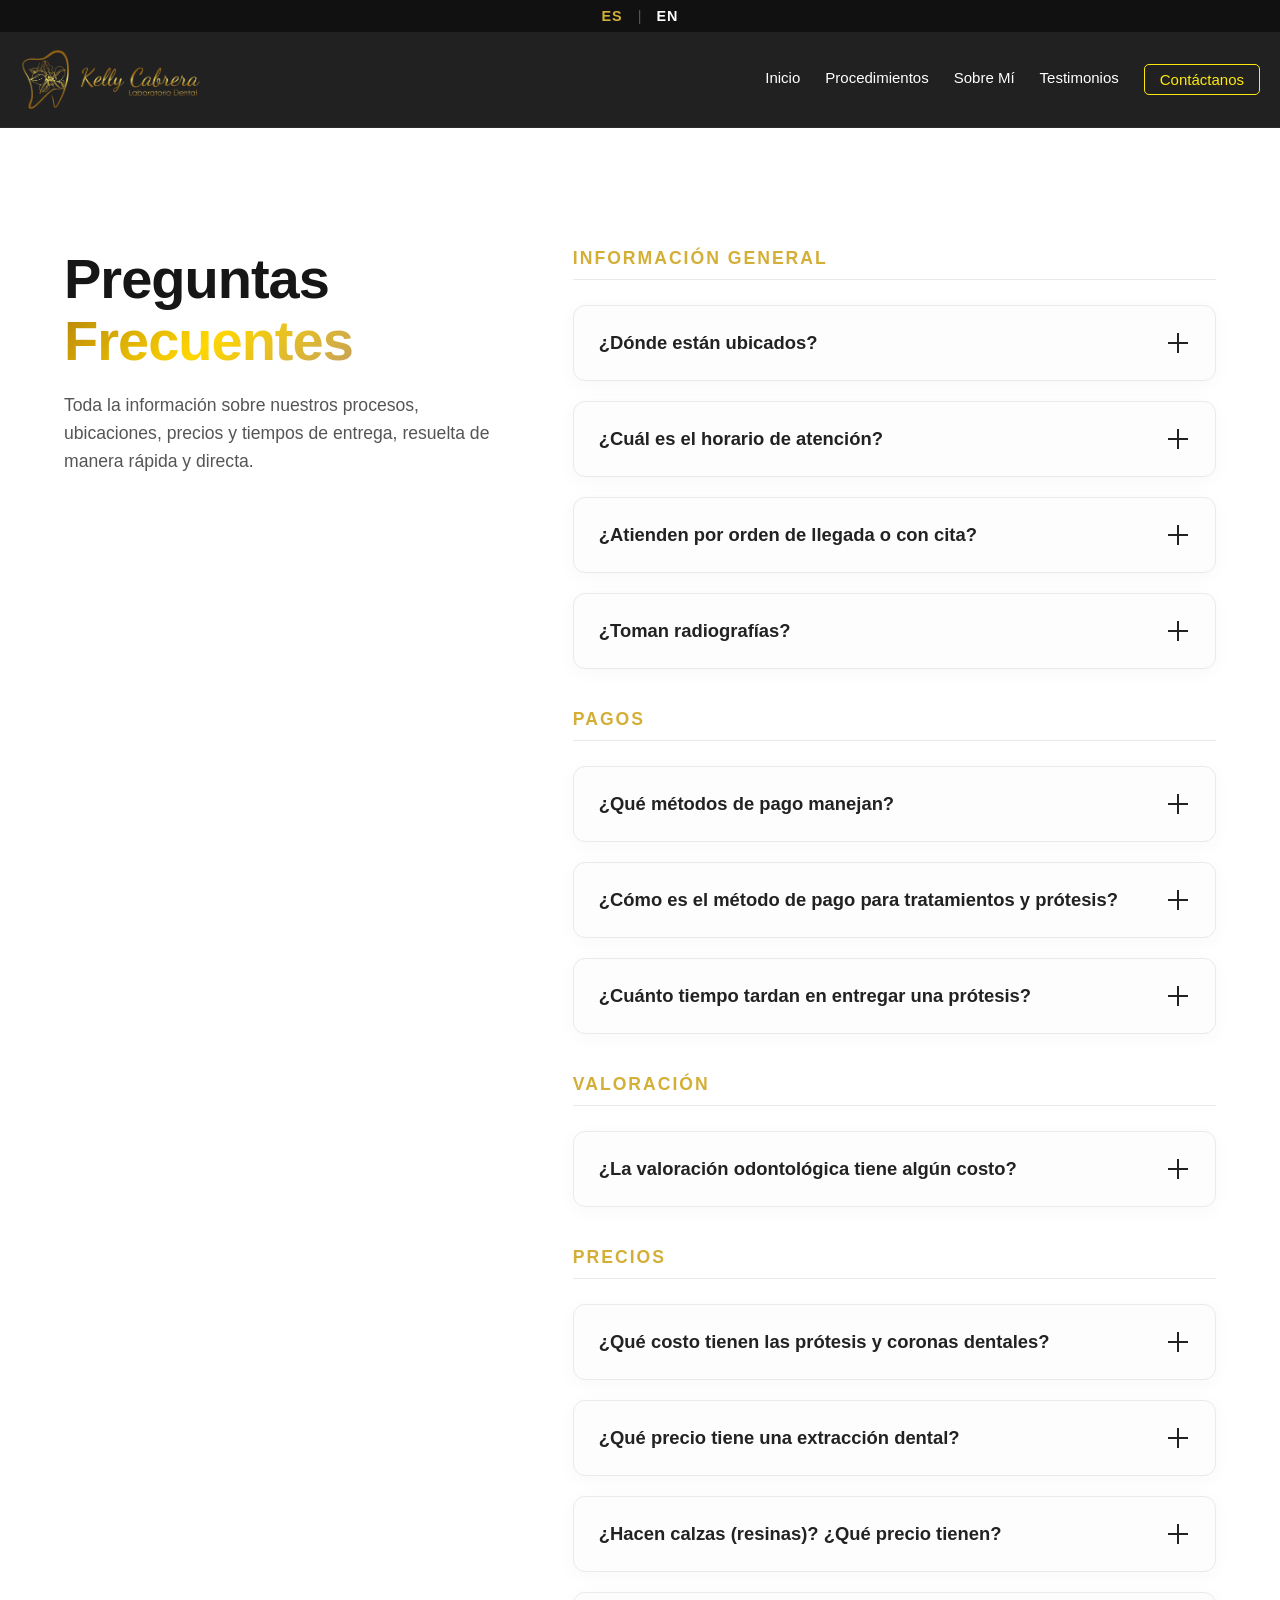
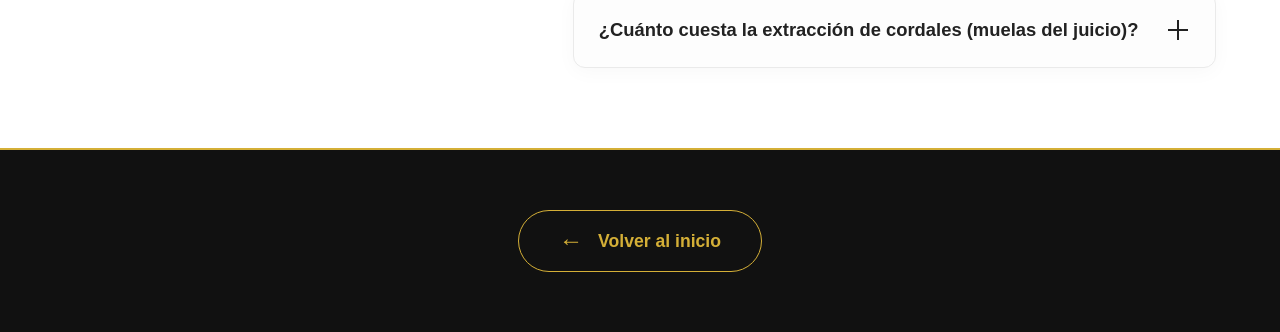
<file: preguntas.html>
<!DOCTYPE html>
<html lang="es">
<head>
    <meta charset="UTF-8">
    <meta name="viewport" content="width=device-width, initial-scale=1.0">
    <title>Preguntas Frecuentes | Kelly Cabrera Lab</title>
    <!-- Tu hoja de estilos principal (para mantener la navbar) -->
    <link rel="stylesheet" href="style.css">
    
    <style>
        /* =========================================
           SELECTOR DE IDIOMA (CENTRADO)
           ========================================= */
        .top-language-switcher {
            background-color: #111; 
            padding: 8px 0;
            display: flex;
            justify-content: center; 
            align-items: center;
            gap: 15px;
            font-size: 0.9rem;
        }

        .top-language-switcher a {
            color: #fff;
            text-decoration: none;
            font-weight: 600;
            letter-spacing: 1px;
            transition: color 0.3s ease;
            cursor: pointer;
        }

        .top-language-switcher a:hover,
        .top-language-switcher a.active-lang {
            color: #d4af37; /* Dorado inconfundible */
        }

        .top-language-switcher span {
            color: #555;
            user-select: none;
        }

        /* Efecto de transición suave al cambiar de idioma */
        .fade-text {
            animation: fadeInText 0.4s ease-in-out;
        }

        @keyframes fadeInText {
            0% { opacity: 0; }
            100% { opacity: 1; }
        }

        /* =========================================
           MODO CLARO (ALTA TECNOLOGÍA) PARA FAQ
           ========================================= */
        .faq-page-light {
            background-color: #ffffff; 
            color: #1a1a1a;
            padding: 120px 5% 80px;
            min-height: 80vh;
            animation: fadeIn 1s cubic-bezier(0.4, 0, 0.2, 1);
        }

        .faq-grid-container {
            display: grid;
            grid-template-columns: 1fr;
            gap: 50px;
            max-width: 1200px;
            margin: auto;
        }

        .faq-header-column .ultra-title {
            color: #161616;
            font-size: 3.5rem;
            line-height: 1.1;
            margin-bottom: 20px;
        }

        .faq-header-column .gradient-text {
            color: #d4af37; 
        }

        .faq-subtitle {
            color: #555555;
            font-size: 1.1rem;
            line-height: 1.6;
        }

        /* --- TARJETAS INTERACTIVAS (ANIMADAS) --- */
        .faq-accordion-column {
            display: flex;
            flex-direction: column;
            gap: 20px;
        }

        .faq-category-title {
            color: #d4af37;
            font-size: 1.1rem;
            font-weight: 700;
            text-transform: uppercase;
            letter-spacing: 2px;
            margin: 20px 0 5px 0;
            border-bottom: 1px solid #eaeaea;
            padding-bottom: 10px;
        }

        .faq-category-title:first-child {
            margin-top: 0;
        }

        .faq-item-card {
            background: #fdfdfd;
            border: 1px solid #eaeaea;
            border-radius: 12px;
            padding: 5px 25px;
            box-shadow: 0 4px 20px rgba(0, 0, 0, 0.03);
            transition: all 0.4s cubic-bezier(0.25, 0.8, 0.25, 1);
            position: relative;
            overflow: hidden;
        }

        .faq-item-card:hover {
            transform: translateY(-5px);
            box-shadow: 0 10px 30px rgba(212, 175, 55, 0.15);
            border-color: rgba(212, 175, 55, 0.5);
        }

        .faq-item-card::before {
            content: '';
            position: absolute;
            left: 0;
            top: 0;
            height: 100%;
            width: 4px;
            background: #d4af37;
            transform: scaleY(0);
            transition: transform 0.4s ease;
            transform-origin: bottom;
        }

        .faq-item-card:hover::before,
        .faq-item-card.active-card::before {
            transform: scaleY(1);
        }

        .faq-question-btn {
            width: 100%;
            background: none;
            border: none;
            color: #222;
            font-size: 1.15rem;
            font-weight: 600;
            text-align: left;
            padding: 20px 0;
            cursor: pointer;
            display: flex;
            justify-content: space-between;
            align-items: center;
            transition: color 0.3s ease;
        }

        .faq-question-btn:hover,
        .faq-item-card.active-card .faq-question-btn {
            color: #d4af37;
        }

        /* Icono + y - Animado */
        .icon-cross {
            position: relative;
            width: 24px;
            height: 24px;
            flex-shrink: 0; 
            margin-left: 15px;
        }
        .icon-cross::before, .icon-cross::after {
            content: ''; position: absolute; background-color: #222; transition: all 0.4s ease;
        }
        .icon-cross::before { top: 11px; left: 2px; width: 20px; height: 2px; }
        .icon-cross::after { top: 2px; left: 11px; width: 2px; height: 20px; }
        
        .faq-item-card:hover .icon-cross::before,
        .faq-item-card:hover .icon-cross::after {
            background-color: #d4af37;
        }
        
        .faq-item-card.active-card .icon-cross::after {
            transform: rotate(90deg);
            opacity: 0;
        }

        .faq-answer-content {
            max-height: 0;
            opacity: 0;
            overflow: hidden;
            transition: all 0.5s cubic-bezier(0.4, 0, 0.2, 1);
        }

        .faq-answer-content p {
            color: #666;
            line-height: 1.7;
            padding-bottom: 25px;
            margin: 0;
        }

        /* --- FOOTER CREATIVO (MINIMALISTA Y CENTRADO) --- */
        .minimal-return-footer {
            background-color: #111;
            padding: 60px 20px;
            display: flex;
            justify-content: center;
            align-items: center;
            border-top: 2px solid #d4af37;
        }

        .creative-return-btn {
            display: inline-flex;
            align-items: center;
            gap: 15px;
            background: transparent;
            color: #d4af37;
            font-size: 1.1rem;
            font-weight: 600;
            text-decoration: none;
            padding: 16px 40px;
            border: 1px solid #d4af37;
            border-radius: 50px;
            position: relative;
            overflow: hidden;
            z-index: 1;
            transition: color 0.4s ease;
        }

        .creative-return-btn::before {
            content: '';
            position: absolute;
            top: 0;
            left: 0;
            width: 0%;
            height: 100%;
            background: #d4af37;
            z-index: -1;
            transition: width 0.4s cubic-bezier(0.25, 0.8, 0.25, 1);
        }

        .creative-return-btn:hover {
            color: #111;
        }

        .creative-return-btn:hover::before {
            width: 100%;
        }

        .return-arrow {
            font-size: 1.5rem;
            transition: transform 0.4s ease;
        }

        .creative-return-btn:hover .return-arrow {
            transform: translateX(-8px); 
        }

        /* Responsive */
        @media (min-width: 1024px) {
            .faq-grid-container { grid-template-columns: 1fr 1.5fr; gap: 80px; align-items: start; }
            .faq-header-column { position: sticky; top: 120px; }
        }

        /* Animación de carga */
        @keyframes fadeIn {
            from { opacity: 0; transform: translateY(20px); }
            to { opacity: 1; transform: translateY(0); }
        }
    </style>
</head>
<body>

    <!-- =========================================
         SELECTOR DE IDIOMA (SUPERIOR Y CENTRADO)
         ========================================= -->
    <div class="top-language-switcher">
        <a id="btn-es" class="active-lang">ES</a>
        <span>|</span>
        <a id="btn-en">EN</a>
    </div>

    <!-- =========================================
         NAVBAR
         ========================================= -->
    <header class="main-header">
        <a href="index.html#home" class="logo-creative">
            <img src="img/Navbar-removebg-preview.png" alt="Kelly Cabrera Logo" class="logo-img">
        </a>
        <nav class="nav-menu" id="nav-menu">
            <a href="index.html#home" data-i18n="nav_home">Inicio</a>
            <a href="index.html#procedures" data-i18n="nav_procedures">Procedimientos</a>
            <a href="index.html#about-me" data-i18n="nav_about">Sobre Mí</a> 
            <a href="index.html#testimonials" data-i18n="nav_testimonials">Testimonios</a>
            <a href="https://wa.me/573027084024" class="btn-nav" data-i18n="nav_contact">Contáctanos</a>
        </nav>
    </header>

    <!-- =========================================
         SECCIÓN FAQ 
         ========================================= -->
    <main class="faq-page-light">
        <section class="creative-faq-section">
            <div class="faq-grid-container">
                
                <!-- Columna Izquierda: Título -->
                <div class="faq-header-column">
                    <h1 class="ultra-title" data-i18n="title_main">
                        Preguntas <br>
                        <span class="gradient-text">Frecuentes</span>
                    </h1>
                    <p class="faq-subtitle" data-i18n="subtitle">Toda la información sobre nuestros procesos, ubicaciones, precios y tiempos de entrega, resuelta de manera rápida y directa.</p>
                </div>

                <!-- Columna Derecha: Acordeón Animado -->
                <div class="faq-accordion-column">
                    
                    <!-- CATEGORÍA: INFORMACIÓN GENERAL -->
                    <h3 class="faq-category-title" data-i18n="cat_general">Información General</h3>

                    <!-- Pregunta 1 -->
                    <div class="faq-item-card">
                        <button class="faq-question-btn">
                            <span data-i18n="q1">¿Dónde están ubicados?</span>
                            <span class="icon-cross"></span>
                        </button>
                        <div class="faq-answer-content">
                            <p data-i18n="a1">Estamos ubicados por las Canchas Panamericanas, en el barrio Champagnat (también conocido como el Cedro).<br><br>
                            📍 Cra. 31A #8-61<br>
                            Segundo piso – Consultorio 2<br>
                            Barrio Champagnat / El Cedro.<br><br>
                            <em>(La ubicación exacta se envía por WhatsApp al agendar).</em></p>
                        </div>
                    </div>

                    <!-- Pregunta 2 -->
                    <div class="faq-item-card">
                        <button class="faq-question-btn">
                            <span data-i18n="q2">¿Cuál es el horario de atención?</span>
                            <span class="icon-cross"></span>
                        </button>
                        <div class="faq-answer-content">
                            <p data-i18n="a2">• <strong>Lunes a Viernes:</strong> 9:00 a.m. a 4:00 p.m.<br>
                            • <strong>Sábados:</strong> 9:00 a.m. a 2:00 p.m.</p>
                        </div>
                    </div>

                    <!-- Pregunta 3 -->
                    <div class="faq-item-card">
                        <button class="faq-question-btn">
                            <span data-i18n="q3">¿Atienden por orden de llegada o con cita?</span>
                            <span class="icon-cross"></span>
                        </button>
                        <div class="faq-answer-content">
                            <p data-i18n="a3">Sí, atendemos <strong>únicamente con cita previa</strong> para garantizar el mejor servicio y el tiempo dedicado a cada paciente.</p>
                        </div>
                    </div>

                    <!-- Pregunta 4 -->
                    <div class="faq-item-card">
                        <button class="faq-question-btn">
                            <span data-i18n="q4">¿Toman radiografías?</span>
                            <span class="icon-cross"></span>
                        </button>
                        <div class="faq-answer-content">
                            <p data-i18n="a4">No tomamos radiografías directamente; sin embargo, te podemos recomendar un lugar para hacértelas.<br><br>
                            El paciente puede tomárselas donde le quede más fácil. Una vez las tenga, debe enviarlas a nuestro correo: <br>
                            <strong>kclaboratoriodental@gmail.com</strong></p>
                        </div>
                    </div>

                    <!-- CATEGORÍA: PAGOS -->
                    <h3 class="faq-category-title" data-i18n="cat_payments">Pagos</h3>

                    <!-- Pregunta 5 -->
                    <div class="faq-item-card">
                        <button class="faq-question-btn">
                            <span data-i18n="q5">¿Qué métodos de pago manejan?</span>
                            <span class="icon-cross"></span>
                        </button>
                        <div class="faq-answer-content">
                            <p data-i18n="a5">Aceptamos los siguientes métodos de pago:<br>
                            • Nequi.<br>
                            • Transferencia Bancolombia.<br>
                            • Clave BRE-B.<br>
                            • Efectivo.<br>
                            • Tarjetas débito y crédito (Contamos con datáfono).</p>
                        </div>
                    </div>

                    <!-- Pregunta 6 -->
                    <div class="faq-item-card">
                        <button class="faq-question-btn">
                            <span data-i18n="q6">¿Cómo es el método de pago para tratamientos y prótesis?</span>
                            <span class="icon-cross"></span>
                        </button>
                        <div class="faq-answer-content">
                            <p data-i18n="a6">Para tratamientos como extracciones, calzas, resinas, diseños de sonrisa, mini diseños, entre otros, el pago es <strong>de contado</strong>.<br><br>
                            Para prótesis, coronas, etc., se abona el <strong>50% al iniciar</strong> el tratamiento y el <strong>50% restante el día de la entrega</strong>.</p>
                        </div>
                    </div>

                    <!-- Pregunta 7 -->
                    <div class="faq-item-card">
                        <button class="faq-question-btn">
                            <span data-i18n="q7">¿Cuánto tiempo tardan en entregar una prótesis?</span>
                            <span class="icon-cross"></span>
                        </button>
                        <div class="faq-answer-content">
                            <p data-i18n="a7">• <strong>Prótesis en general:</strong> Aproximadamente 1 semana, con un máximo de 12 días.<br>
                            • <strong>Acker flexible:</strong> 4 días.</p>
                        </div>
                    </div>

                    <!-- CATEGORÍA: VALORACIÓN -->
                    <h3 class="faq-category-title" data-i18n="cat_evaluation">Valoración</h3>

                    <!-- Pregunta 8 -->
                    <div class="faq-item-card">
                        <button class="faq-question-btn">
                            <span data-i18n="q8">¿La valoración odontológica tiene algún costo?</span>
                            <span class="icon-cross"></span>
                        </button>
                        <div class="faq-answer-content">
                            <p data-i18n="a8">No, nuestra valoración inicial es <strong>totalmente gratis</strong>.</p>
                        </div>
                    </div>

                    <!-- CATEGORÍA: PRECIOS -->
                    <h3 class="faq-category-title" data-i18n="cat_prices">Precios</h3>

                    <!-- Pregunta 9 -->
                    <div class="faq-item-card">
                        <button class="faq-question-btn">
                            <span data-i18n="q9">¿Qué costo tienen las prótesis y coronas dentales?</span>
                            <span class="icon-cross"></span>
                        </button>
                        <div class="faq-answer-content">
                            <p data-i18n="a9"><strong>Prótesis Totales:</strong><br>
                            • Acrílico: $300.000<br>
                            • Alto impacto: $450.000<br>
                            • Biocaracterizadas: $550.000<br><br>
                            
                            <strong>Prótesis Parciales:</strong><br>
                            • Flexibles: $400.000<br>
                            • Acker flexible: $300.000<br><br>
                            
                            <strong>Coronas:</strong><br>
                            • Metal-cerámica: $600.000<br>
                            • Zirconio: $880.000</p>
                        </div>
                    </div>

                    <!-- Pregunta 10 -->
                    <div class="faq-item-card">
                        <button class="faq-question-btn">
                            <span data-i18n="q10">¿Qué precio tiene una extracción dental?</span>
                            <span class="icon-cross"></span>
                        </button>
                        <div class="faq-answer-content">
                            <p data-i18n="a10">El costo de las extracciones dentales comienza desde <strong>$70.000</strong>. Lo ideal es que el paciente cuente con una radiografía para poder evaluar el procedimiento con precisión.</p>
                        </div>
                    </div>

                    <!-- Pregunta 11 -->
                    <div class="faq-item-card">
                        <button class="faq-question-btn">
                            <span data-i18n="q11">¿Hacen calzas (resinas)? ¿Qué precio tienen?</span>
                            <span class="icon-cross"></span>
                        </button>
                        <div class="faq-answer-content">
                            <p data-i18n="a11">Sí, realizamos calzas. El precio inicia desde <strong>$60.000</strong> y puede variar según el tamaño de la caries.</p>
                        </div>
                    </div>

                    <!-- Pregunta 12 -->
                    <div class="faq-item-card">
                        <button class="faq-question-btn">
                            <span data-i18n="q12">¿Cuánto cuesta la extracción de cordales (muelas del juicio)?</span>
                            <span class="icon-cross"></span>
                        </button>
                        <div class="faq-answer-content">
                            <p data-i18n="a12">Para la extracción de cordales es estrictamente <strong>necesario contar con una radiografía</strong>. Esto nos permite evaluar el caso específico y brindar una cotización exacta.</p>
                        </div>
                    </div>

                </div>
            </div>
        </section>
    </main>

    <!-- =========================================
         FOOTER CREATIVO 
         ========================================= -->
    <footer class="minimal-return-footer">
        <a href="index.html" class="creative-return-btn" data-i18n="btn_back">
            <span class="return-arrow">←</span> 
            Volver al inicio
        </a>
    </footer>

    <!-- =========================================
         LÓGICA INTERACTIVA (ACORDEÓN + IDIOMAS)
         ========================================= -->
    <script>
        document.addEventListener("DOMContentLoaded", () => {
            
            // --- 1. LÓGICA DEL ACORDEÓN ---
            const faqCards = document.querySelectorAll(".faq-item-card");

            faqCards.forEach(card => {
                const btn = card.querySelector(".faq-question-btn");
                const answer = card.querySelector(".faq-answer-content");

                btn.addEventListener("click", () => {
                    // Cerrar las demás tarjetas
                    faqCards.forEach(otherCard => {
                        if (otherCard !== card && otherCard.classList.contains("active-card")) {
                            otherCard.classList.remove("active-card");
                            otherCard.querySelector(".faq-answer-content").style.maxHeight = 0;
                            otherCard.querySelector(".faq-answer-content").style.opacity = 0;
                        }
                    });

                    // Alternar la tarjeta actual
                    card.classList.toggle("active-card");

                    if (card.classList.contains("active-card")) {
                        answer.style.maxHeight = answer.scrollHeight + "px";
                        answer.style.opacity = 1;
                    } else {
                        answer.style.maxHeight = 0;
                        answer.style.opacity = 0;
                    }
                });
            });

            // --- 2. LÓGICA DE TRADUCCIÓN (i18n) ---
            const translations = {
                es: {
                    title_main: "Preguntas <br><span class='gradient-text'>Frecuentes</span>",
                    subtitle: "Toda la información sobre nuestros procesos, ubicaciones, precios y tiempos de entrega, resuelta de manera rápida y directa.",
                    nav_home: "Inicio",
                    nav_procedures: "Procedimientos",
                    nav_about: "Sobre Mí",
                    nav_testimonials: "Testimonios",
                    nav_contact: "Contáctanos",
                    cat_general: "Información General",
                    q1: "¿Dónde están ubicados?",
                    a1: "Estamos ubicados por las Canchas Panamericanas, en el barrio Champagnat (también conocido como el Cedro).<br><br>📍 Cra. 31A #8-61<br>Segundo piso – Consultorio 2<br>Barrio Champagnat / El Cedro.<br><br><em>(La ubicación exacta se envía por WhatsApp al agendar).</em>",
                    q2: "¿Cuál es el horario de atención?",
                    a2: "• <strong>Lunes a Viernes:</strong> 9:00 a.m. a 4:00 p.m.<br>• <strong>Sábados:</strong> 9:00 a.m. a 2:00 p.m.",
                    q3: "¿Atienden por orden de llegada o con cita?",
                    a3: "Sí, atendemos <strong>únicamente con cita previa</strong> para garantizar el mejor servicio y el tiempo dedicado a cada paciente.",
                    q4: "¿Toman radiografías?",
                    a4: "No tomamos radiografías directamente; sin embargo, te podemos recomendar un lugar para hacértelas.<br><br>El paciente puede tomárselas donde le quede más fácil. Una vez las tenga, debe enviarlas a nuestro correo: <br><strong>kclaboratoriodental@gmail.com</strong>",
                    cat_payments: "Pagos",
                    q5: "¿Qué métodos de pago manejan?",
                    a5: "Aceptamos los siguientes métodos de pago:<br>• Nequi.<br>• Transferencia Bancolombia.<br>• Clave BRE-B.<br>• Efectivo.<br>• Tarjetas débito y crédito (Contamos con datáfono).",
                    q6: "¿Cómo es el método de pago para tratamientos y prótesis?",
                    a6: "Para tratamientos como extracciones, calzas, resinas, diseños de sonrisa, mini diseños, entre otros, el pago es <strong>de contado</strong>.<br><br>Para prótesis, coronas, etc., se abona el <strong>50% al iniciar</strong> el tratamiento y el <strong>50% restante el día de la entrega</strong>.",
                    q7: "¿Cuánto tiempo tardan en entregar una prótesis?",
                    a7: "• <strong>Prótesis en general:</strong> Aproximadamente 1 semana, con un máximo de 12 días.<br>• <strong>Acker flexible:</strong> 4 días.",
                    cat_evaluation: "Valoración",
                    q8: "¿La valoración odontológica tiene algún costo?",
                    a8: "No, nuestra valoración inicial es <strong>totalmente gratis</strong>.",
                    cat_prices: "Precios",
                    q9: "¿Qué costo tienen las prótesis y coronas dentales?",
                    a9: "<strong>Prótesis Totales:</strong><br>• Acrílico: $300.000<br>• Alto impacto: $450.000<br>• Biocaracterizadas: $550.000<br><br><strong>Prótesis Parciales:</strong><br>• Flexibles: $400.000<br>• Acker flexible: $300.000<br><br><strong>Coronas:</strong><br>• Metal-cerámica: $600.000<br>• Zirconio: $880.000",
                    q10: "¿Qué precio tiene una extracción dental?",
                    a10: "El costo de las extracciones dentales comienza desde <strong>$70.000</strong>. Lo ideal es que el paciente cuente con una radiografía para poder evaluar el procedimiento con precisión.",
                    q11: "¿Hacen calzas (resinas)? ¿Qué precio tienen?",
                    a11: "Sí, realizamos calzas. El precio inicia desde <strong>$60.000</strong> y puede variar según el tamaño de la caries.",
                    q12: "¿Cuánto cuesta la extracción de cordales (muelas del juicio)?",
                    a12: "Para la extracción de cordales es estrictamente <strong>necesario contar con una radiografía</strong>. Esto nos permite evaluar el caso específico y brindar una cotización exacta.",
                    btn_back: "<span class='return-arrow'>←</span> Volver al inicio"
                },
                en: {
                    title_main: "Frequently <br><span class='gradient-text'>Asked Questions</span>",
                    subtitle: "All the information about our processes, locations, prices, and delivery times, resolved quickly and directly.",
                    nav_home: "Home",
                    nav_procedures: "Procedures",
                    nav_about: "About Me",
                    nav_testimonials: "Testimonials",
                    nav_contact: "Contact Us",
                    cat_general: "General Information",
                    q1: "Where are you located?",
                    a1: "We are located near the Canchas Panamericanas, in the Champagnat neighborhood (also known as El Cedro).<br><br>📍 Cra. 31A #8-61<br>Second floor – Office 2<br>Champagnat / El Cedro neighborhood.<br><br><em>(Exact location is sent via WhatsApp when booking).</em>",
                    q2: "What are your business hours?",
                    a2: "• <strong>Monday to Friday:</strong> 9:00 a.m. to 4:00 p.m.<br>• <strong>Saturdays:</strong> 9:00 a.m. to 2:00 p.m.",
                    q3: "Do you require appointments or accept walk-ins?",
                    a3: "Yes, we attend <strong>by appointment only</strong> to guarantee the best service and dedicated time for each patient.",
                    q4: "Do you take X-rays?",
                    a4: "We do not take X-rays directly; however, we can recommend a place to get them done.<br><br>The patient can take them wherever is most convenient. Once you have them, you must send them to our email: <br><strong>kclaboratoriodental@gmail.com</strong>",
                    cat_payments: "Payments",
                    q5: "What payment methods do you accept?",
                    a5: "We accept the following payment methods:<br>• Nequi.<br>• Bancolombia transfer.<br>• BRE-B key.<br>• Cash.<br>• Debit and credit cards (We have a POS terminal).",
                    q6: "What are the payment terms for treatments and prostheses?",
                    a6: "For treatments such as extractions, fillings, resins, smile designs, mini designs, among others, payment is <strong>upfront</strong>.<br><br>For prostheses, crowns, etc., <strong>50% is paid at the start</strong> of the treatment and the remaining <strong>50% on the day of delivery</strong>.",
                    q7: "What is the delivery time for prostheses?",
                    a7: "• <strong>General prostheses:</strong> Approximately 1 week, up to a maximum of 12 days.<br>• <strong>Flexible Acker:</strong> 4 days.",
                    cat_evaluation: "Evaluation",
                    q8: "Does the dental evaluation have any cost?",
                    a8: "No, our initial evaluation is <strong>completely free of charge</strong>.",
                    cat_prices: "Prices",
                    q9: "How much do dental prostheses and crowns cost?",
                    a9: "<strong>Complete Prostheses:</strong><br>• Acrylic: $300.000<br>• High impact: $450.000<br>• Bio-characterized: $550.000<br><br><strong>Partial Prostheses:</strong><br>• Flexible: $400.000<br>• Flexible Acker: $300.000<br><br><strong>Crowns:</strong><br>• Metal-ceramic: $600.000<br>• Zirconium: $880.000",
                    q10: "How much does a dental extraction cost?",
                    a10: "The cost of dental extractions starts at <strong>$70.000</strong>. Ideally, the patient should have an X-ray so we can evaluate the procedure accurately.",
                    q11: "Do you do fillings (resins)? What is the price?",
                    a11: "Yes, we do fillings. The price starts at <strong>$60.000</strong> and may vary depending on the size of the cavity.",
                    q12: "How much does wisdom tooth removal cost?",
                    a12: "For wisdom tooth removal, it is strictly <strong>necessary to have an X-ray</strong>. This allows us to evaluate the specific case and provide an exact quote.",
                    btn_back: "<span class='return-arrow'>←</span> Back to home"
                }
            };

            const btnEs = document.getElementById('btn-es');
            const btnEn = document.getElementById('btn-en');
            const elementsToTranslate = document.querySelectorAll('[data-i18n]');

            function changeLanguage(lang) {
                // Actualizar clases activas en los botones
                if(lang === 'es') {
                    btnEs.classList.add('active-lang');
                    btnEn.classList.remove('active-lang');
                    document.documentElement.lang = "es";
                } else {
                    btnEn.classList.add('active-lang');
                    btnEs.classList.remove('active-lang');
                    document.documentElement.lang = "en";
                }

                // Cambiar los textos
                elementsToTranslate.forEach((element) => {
                    const key = element.getAttribute('data-i18n');
                    if (translations[lang][key]) {
                        // Añadir clase para la animación suave
                        element.classList.remove('fade-text');
                        void element.offsetWidth; // Forzar un reflow para reiniciar la animación
                        element.classList.add('fade-text');
                        
                        // Usar innerHTML porque tenemos etiquetas <strong> y <br> en los textos
                        element.innerHTML = translations[lang][key];
                    }
                });

                // Reajustar la altura del acordeón si hay una tarjeta abierta
                faqCards.forEach(card => {
                    if (card.classList.contains("active-card")) {
                        const answer = card.querySelector(".faq-answer-content");
                        answer.style.maxHeight = answer.scrollHeight + "px";
                    }
                });
            }

            // Eventos de clic
            btnEs.addEventListener('click', (e) => {
                e.preventDefault();
                changeLanguage('es');
            });

            btnEn.addEventListener('click', (e) => {
                e.preventDefault();
                changeLanguage('en');
            });
        });
    </script>
</body>
</html>
</file>
<file: style.css>
@import url('https://fonts.googleapis.com/css2?family=Montserrat:wght@400;700&display=swap');
@import url('https://fonts.googleapis.com/css2?family=Playfair+Display:ital,wght@0,600;1,600&display=swap');

/* 2. VARIABLES Y RESET (Empieza limpio) */
:root {
    --dorado: #c5a059;
    --negro-fondo: #111111;
}

* { 
    margin: 0; 
    padding: 0; 
    box-sizing: border-box; 
}


#preloader {
    position: fixed;
    top: 0; left: 0; width: 100%; height: 100%;
    background-color: #ffffff; /* Fondo blanco */
    display: flex;
    justify-content: center;
    align-items: center;
    z-index: 99999;
    transition: opacity 1s ease; /* Transición más lenta y elegante */
}

.logo-loader {
    text-align: center;
    width: 200px;
}

.logo-loader img {
    width: 100%;
    margin-bottom: 20px;
    animation: pulse 2s infinite ease-in-out; /* El logo late suavemente */
}

/* Línea de carga dorada */
.line-loading {
    height: 2px;
    background: linear-gradient(to right, transparent, #D5A701, transparent);
    width: 100%;
    animation: loading-line 2s infinite;
}

@keyframes pulse { 0%, 100% { opacity: 0.6; } 50% { opacity: 1; } }
@keyframes loading-line { 0% { transform: scaleX(0); } 100% { transform: scaleX(1); } }

/* =========================================
   1. CORRECCIÓN: INDICADOR DE SCROLL EN MÓVIL
   ========================================= */
@media (max-width: 768px) {
    .scroll-hint {
        display: flex !important; /* Fuerza a que aparezca ignorando bloqueos previos */
        flex-direction: column;
        align-items: center;
        justify-content: center;
        width: 100%;
        margin: 10px auto 25px auto; /* Espaciado para que no se pegue a las tarjetas */
        opacity: 1 !important;
        visibility: visible !important;
    }
    
    .scroll-text {
        font-size: 0.85rem;
        color: #cca451; /* Dorado premium para que destaque */
        margin-bottom: 8px;
        letter-spacing: 1px;
    }
    
    .scroll-icon {
        display: block !important;
    }
}


/* =========================================
   2. CORRECCIÓN: DIFUMINADO DEL MODAL (PC vs MÓVIL)
   ========================================= */

/* Para PC (Pantallas grandes): Resplandor mucho más suave, amplio y difuminado */
@media (min-width: 769px) {
    .modal-content {
        /* 1ra sombra: Oscura y profunda para separar del fondo.
           2da sombra: Dorado muy sutil, con máxima expansión (120px) para que parezca luz ambiental y no una mancha.
        */
        box-shadow: 0 25px 60px rgba(0, 0, 0, 0.8), 0 0 120px rgba(204, 164, 81, 0.15) !important;
    }
}

/* Para Celular: Mantiene el resplandor concentrado e intenso que se ve bien en pantallas pequeñas */
@media (max-width: 768px) {
    .modal-content {
        box-shadow: 0 0 45px rgba(204, 164, 81, 0.4), 0 10px 30px rgba(0, 0, 0, 0.6) !important;
    }
}

/* ==========================================================================
   0. FUENTES, VARIABLES DE COLOR Y RESET BÁSICO
   ========================================================================== */

:root {
    --bg-light: #ffffff;         
    --bg-subtle-cream: #FEFEE8;  
    --bg-top-bar: #121212;       
    --bg-navbar: #212121;        
    --gold-bright: #FEE811;      
    --gold-primary: #EDCD05;     
    --gold-solid: #D5A701;       
    --text-dark: #212121;        
    --text-muted: #555555;       
    --font-main: 'Segoe UI', Tahoma, Geneva, Verdana, sans-serif;
}

* { 
    margin: 0; 
    padding: 0; 
    box-sizing: border-box; 
}

body { 
    font-family: var(--font-main); 
    background-color: var(--bg-light); 
    color: var(--text-dark); 
    overflow-x: hidden; 
}


/* ==========================================================================
   1. BARRA SUPERIOR (TOP BAR E IDIOMAS)
   ========================================================================== */
.top-bar { 
    background-color: var(--bg-top-bar); 
    display: flex; 
    justify-content: center; 
    align-items: center; 
    padding: 6px 15px; 
}

.lang-switcher { 
    display: flex; 
    align-items: center; 
    gap: 5px; 
}

.lang-btn { 
    background: none; 
    border: none; 
    color: rgba(255, 255, 255, 0.5); 
    font-size: 12px; 
    font-weight: bold; 
    cursor: pointer; 
    padding: 4px 8px; 
    transition: color 0.2s; 
}

.lang-btn:hover { color: #ffffff; }

.lang-btn.active { 
    color: var(--gold-bright); 
    text-shadow: 0 0 8px rgba(254, 232, 17, 0.4); 
}

.lang-divider { 
    color: rgba(255, 255, 255, 0.2); 
    font-size: 12px; 
}


/* ==========================================================================
   2. NAVEGACIÓN PRINCIPAL Y LOGO CREATIVO (HEADER)
   ========================================================================== */

   /* Ajuste del contenedor del logo */
.logo-creative {
    display: flex;
    align-items: center;
    text-decoration: none;
    height: 100%; /* Para que ocupe el alto del header */
}

/* Ajuste específico de la imagen */
.logo-img {
    height: 65px; /* Ajusta este valor al tamaño que quieras */
    width: auto;  /* Mantiene la proporción original */
    display: block;
    transition: transform 0.3s ease; /* Un toque de suavidad */
}

/* Efecto sutil al pasar el mouse por el logo */
.logo-img:hover {
    transform: scale(1.05);
}

.main-header { 
    background-color: var(--bg-navbar); 
    display: flex; 
    justify-content: space-between; 
    align-items: center; 
    padding: 15px 20px; 
    border-bottom: 1px solid rgba(255, 255, 255, 0.05); 
    position: sticky; 
    top: 0;
    z-index: 1000; 
}

/* --- LOGO TIPOGRÁFICO CON EFECTO DORADO --- */
.logo-creative {
    display: flex;
    flex-direction: column;
    justify-content: center;
    text-decoration: none;
    line-height: 1;
    transition: transform 0.3s ease;
}

.logo-creative:hover {
    transform: scale(1.03);
}

.brand-name {
    font-family: 'Playfair Display', serif;
    font-size: 26px;
    font-style: italic;
    font-weight: 600;
    margin-bottom: 2px;
    
    /* Gradiente dorado con brillo en el centro */
    background: linear-gradient(to right, var(--gold-solid) 0%, var(--gold-bright) 40%, #FFFDEA 50%, var(--gold-primary) 60%, var(--gold-solid) 100%);
    background-size: 200% auto;
    -webkit-background-clip: text;
    -webkit-text-fill-color: transparent;
    background-clip: text; /* Estandarización */
    
    /* Animación infinita de brillo */
    animation: shine 5s linear infinite;
}

.brand-tagline {
    font-family: var(--font-main);
    font-size: 8.5px;
    color: #ffffff;
    letter-spacing: 3.5px;
    text-transform: uppercase;
    font-weight: 500;
    margin-left: 2px;
    opacity: 0.75;
}

/* Animación Keyframes para el brillo del logo */
@keyframes shine {
    to {
        background-position: 200% center;
    }
}

/* Estilo base del botón */
.menu-toggle {
    background: none;
    border: none;
    cursor: pointer;
    display: flex;
    flex-direction: column;
    justify-content: space-between;
    width: 30px;
    height: 20px;
    padding: 0;
}

.bar {
    display: block;
    width: 100%;
    height: 3px;
    background-color: #ffffff;
    transition: all 0.3s ease-in-out;
}

/* Animación cuando el menú está activo */
.menu-toggle.active .bar:nth-child(1) {
    transform: translateY(8px) rotate(45deg);
}

.menu-toggle.active .bar:nth-child(2) {
    opacity: 0;
}

.menu-toggle.active .bar:nth-child(3) {
    transform: translateY(-9px) rotate(-45deg);
}

.nav-menu { 
    display: none; 
    flex-direction: column; 
    background-color: var(--bg-navbar); 
    position: absolute; 
    top: 100%; 
    left: 0; 
    width: 100%; 
    padding: 20px; 
    gap: 20px; 
    box-shadow: 0 10px 15px rgba(0,0,0,0.3); 
}

.nav-menu.active { display: flex !important; }

.nav-menu a { 
    color: #ffffff; 
    text-decoration: none; 
    font-size: 16px; 
    font-weight: 500; 
    padding: 5px 0; 
    transition: color 0.2s; 
}

.nav-menu a:hover { color: var(--gold-bright); }

.nav-menu a.btn-nav { 
    color: var(--gold-navbar); 
    border: 1px solid var(--gold-bright); 
    padding: 10px; 
    border-radius: 5px; 
    text-align: center; 
    color: var(--gold-bright);
}
.nav-menu a.btn-nav:hover {
    background-color: var(--gold-bright);
    color: #000;
}


/* ==========================================================================
   3. HERO SECTION (PORTADA PRINCIPAL)
   ========================================================================== */
.hero { 
    /* La ruta correcta si la imagen está en la carpeta 'img' */
    background: linear-gradient(rgba(10, 10, 10, 0.65), rgba(10, 10, 10, 0.65)), 
                url('img/Fondo2.jpeg') center/cover no-repeat; 
    color: #ffffff; 
    padding: 80px 20px 100px 20px; 
    text-align: center; 
}

.hero-container { 
    display: flex; 
    flex-direction: column; 
    align-items: center; 
    max-width: 800px; 
    margin: 0 auto; 
}

.hero-content h1 { 
    font-size: 32px; 
    line-height: 1.3; 
    margin-bottom: 15px; 
    color: #ffffff; 
}

.hero-content .highlight { 
    color: var(--gold-bright); 
    text-shadow: 0 2px 10px rgba(254, 232, 17, 0.3); 
}

.hero-content p { 
    color: #FEFEE8; 
    font-size: 16px; 
    line-height: 1.6; 
    margin-bottom: 30px; 
}

.btn-cta { 
    display: inline-block; 
    background-color: var(--gold-bright); 
    color: #000000; 
    text-decoration: none; 
    font-weight: bold; 
    padding: 14px 28px; 
    border-radius: 8px; 
    font-size: 16px; 
    box-shadow: 0 4px 20px rgba(254, 232, 17, 0.4); 
    transition: transform 0.2s, background-color 0.2s; 
}

.btn-cta:hover { 
    background-color: var(--gold-primary); 
    transform: translateY(-2px); 
}


/* ==========================================================================
   4. BARRA DE ESTADÍSTICAS
   ========================================================================== */
.stats-bar-container { 
    padding: 0 20px; 
    margin-top: -35px; 
    margin-bottom: 40px; 
    position: relative; 
    z-index: 10; 
}

.stats-bar { 
    background-color: var(--bg-subtle-cream); 
    border: 1px solid rgba(213, 167, 1, 0.25); 
    border-radius: 16px; 
    padding: 20px 10px; 
    display: flex; 
    flex-direction: row; 
    justify-content: space-around; 
    align-items: center; 
    text-align: center; 
    box-shadow: 0 15px 35px rgba(0, 0, 0, 0.06); 
    max-width: 550px; 
    margin: 0 auto; 
}

.stat-item { flex: 1; padding: 5px; }

.stat-item h3 { 
    color: var(--gold-solid); 
    font-size: 26px; 
    font-weight: 800; 
    margin-bottom: 4px; 
    letter-spacing: -0.5px; 
}

.stat-item p { 
    color: var(--bg-navbar); 
    font-size: 11px; 
    font-weight: 700; 
    text-transform: uppercase; 
    letter-spacing: 0.5px; 
    line-height: 1.2; 
}

.stats-bar .divider { 
    width: 1px; 
    height: 40px; 
    background-color: rgba(213, 167, 1, 0.25); 
    margin: 0 5px; 
}


/* ==========================================================================
   5. SECCIÓN DE PROCEDIMIENTOS (GRID DE IMÁGENES)
   ========================================================================== */
.procedures-section {
    padding: 60px 20px;
    max-width: 1100px;
    margin: 0 auto;
}

.section-title {
    text-align: center;
    font-size: 28px;
    color: var(--bg-navbar);
    margin-bottom: 40px;
    position: relative;
    font-weight: 800;
}

.section-title::after {
    content: '';
    display: block;
    width: 60px;
    height: 4px;
    background-color: var(--gold-bright);
    margin: 12px auto 0;
    border-radius: 2px;
}

.procedures-grid {
    display: grid;
    grid-template-columns: repeat(auto-fit, minmax(280px, 1fr));
    gap: 20px;
}

.procedure-card {
    position: relative;
    height: 260px;
    border-radius: 12px; /* Esto redondea las esquinas nativamente */
    overflow: hidden;    /* Esto es lo que corta la imagen para que no se salga */
    box-shadow: 0 8px 20px rgba(0,0,0,0.1);
    cursor: pointer;
    /* Eliminamos el -webkit-mask-image por completo */
    /* Usamos la propiedad estándar de transformación para asegurar el corte */
    transform: translateZ(0); 
}

.procedure-card img {
    width: 100%;
    height: 100%;
    object-fit: cover;
    transition: transform 0.6s ease;
}

.procedure-card::after {
    content: '';
    position: absolute;
    top: 0; left: 0; right: 0; bottom: 0;
    background: linear-gradient(to top, rgba(18, 18, 18, 0.95) 0%, rgba(18, 18, 18, 0.3) 50%, transparent 100%);
    pointer-events: none;
}

.procedure-card:hover img {
    transform: scale(1.08);
}

.card-content {
    position: absolute;
    bottom: 20px;
    left: 20px;
    right: 20px;
    z-index: 2;
    color: #ffffff;
}

.card-content h4 {
    font-size: 20px;
    font-weight: 700;
    margin-bottom: 6px;
    line-height: 1.2;
}

.card-link {
    font-size: 12px;
    color: var(--gold-bright);
    text-transform: uppercase;
    font-weight: bold;
    letter-spacing: 0.5px;
}

/* ==========================================================================
   ANIMACIÓN DE SCROLL GLOBAL
   ========================================================================== */
.hidden-scroll {
    opacity: 0;
    transform: translateY(40px);
    transition: opacity 0.8s ease-out, transform 0.8s ease-out;
    will-change: opacity, transform;
}

.hidden-scroll.visible {
    opacity: 1;
    transform: translateY(0);
}


/* ==========================================================================
   MEDIA QUERIES (COMPUTADORAS Y PANTALLAS GRANDES)
   ========================================================================== */
@media (min-width: 768px) {
    .top-bar { justify-content: flex-end; padding-right: 40px; }
    
    .menu-toggle { display: none; }
    
    .nav-menu { 
        display: flex; 
        flex-direction: row; 
        position: static; 
        width: auto; 
        padding: 0; 
        gap: 0; 
        box-shadow: none; 
        background-color: transparent; 
    }
    
    .nav-menu a { 
        color: #ffffff; 
        margin-left: 25px; 
        font-size: 15px; 
    }
    
    .nav-menu a.btn-nav { padding: 6px 15px; }
    
    .brand-name { font-size: 32px; } /* Logo un poco más grande en PC */
    .brand-tagline { font-size: 10px; }
    
    .hero { padding: 120px 40px 140px 40px; }
    .hero-content h1 { font-size: 52px; }
    .hero-content p { font-size: 19px; max-width: 700px; margin: 0 auto 35px auto; }
    
    .stats-bar { max-width: 650px; padding: 25px 20px; }
    .stat-item h3 { font-size: 34px; }
    .stat-item p { font-size: 13px; }
    .stats-bar .divider { height: 50px; }
    
    .section-title { font-size: 36px; }
    .procedure-card { height: 300px; }
    .card-content h4 { font-size: 24px; }
}

/* Sección de Servicios: Fondo Blanco */
.services-section {
    padding: 80px 20px;
    background-color: #ffffff; /* Blanco */
    color: #212121; /* Texto oscuro */
}

/* Sección Sobre Mí: Fondo como la Navbar con Corte Diagonal */
.about-section-dark {
    padding: 120px 20px 80px; /* Aumentamos el espacio arriba para que el corte no tape el texto */
    background-color: var(--bg-navbar);
    color: #ffffff;
    
    /* LA MAGIA: Esto crea la inclinación */
    clip-path: polygon(0 5vw, 100% 0, 100% 100%, 0 100%);
    margin-top: -5vw; /* Hace que se superponga un poco a la sección de arriba */
    
    /* Para que el contenido quede centrado y no se rompa */
    position: relative;
    z-index: 10;
}

/* Aseguramos que los textos mantengan sus colores */
.about-section-dark h2, .about-section-dark h3 {
    color: #ffffff;
}

.about-section-dark p, .about-section-dark .feature-item {
    color: #cccccc;
}

/* Contenedor principal con posición relativa para el resplandor */
.about-section-dark {
    background-color: var(--bg-navbar); /* Tu color oscuro */
    padding: 100px 20px;
    position: relative;
    overflow: hidden;
}

/* EFECTO CREATIVO 1: Resplandor sutil en el fondo */
.bg-glow {
    position: absolute;
    width: 400px;
    height: 400px;
    background: radial-gradient(circle, rgba(212,175,55,0.15) 0%, rgba(33,33,33,0) 70%);
    top: 10%;
    left: -100px;
    border-radius: 50%;
    z-index: 0;
}

/* Arreglo de las columnas para Celular (1 columna) y PC (2 columnas) */
.about-container-creative {
    display: grid;
    grid-template-columns: 1fr; /* En celular, uno debajo del otro */
    gap: 60px;
    max-width: 1100px;
    margin: 0 auto;
    position: relative;
    z-index: 1;
}

/* PC: Cuando la pantalla es más grande, se ponen lado a lado */
@media (min-width: 768px) {
    .about-container-creative {
        grid-template-columns: 1fr 1fr;
    }
}

/* Estilos de la Imagen y el Marco */
.about-image-wrapper {
    max-width: 350px;
    margin: 0 auto; /* Centra la imagen en celular */
}

.image-box { position: relative; }

.profile-img { 
    width: 100%; 
    border-radius: 12px;
    display: block;
    position: relative;
    z-index: 2;
    box-shadow: 0 15px 30px rgba(0,0,0,0.5);
}

/* EFECTO CREATIVO 2: Marco dorado desfasado */
.accent-box {
    position: absolute;
    top: 20px; 
    right: -20px; /* Lo movemos hacia abajo y a la derecha */
    width: 100%; 
    height: 100%;
    border: 3px solid var(--gold-bright);
    border-radius: 12px;
    z-index: 1;
}

/* Textos */
.highlight-text {
    color: var(--gold-bright);
    text-transform: uppercase;
    letter-spacing: 4px;
    font-size: 0.85rem;
    font-weight: bold;
    display: block;
    margin-bottom: 15px;
}

.about-text-content h2 {
    text-wrap: balance;
    color: #ffffff;
    font-size: 2.8rem;
    line-height: 1.1;
    margin-bottom: 25px;
}

/* EFECTO CREATIVO 3: Texto degradado dorado para resaltar */
.text-gradient {
    justify-content: center;
    background: linear-gradient(45deg, var(--gold-bright), #fff2a8);
    -webkit-background-clip: text;
    background-clip: text; /* <- Esta es la línea que quita la advertencia */
    -webkit-text-fill-color: transparent;
    font-style: italic;
}

.about-text-content p {
    display: flex;
    flex-direction: column;
    justify-content: center;
    color: #cccccc;
    font-size: 1.1rem;
    line-height: 1.7;
    margin-bottom: 30px;
}

.check-list {
    list-style: none; /* Elimina los puntos por defecto */
    padding: 0;
    margin-top: 25px; /* Separa la lista del párrafo anterior */
}

.check-list li {
    position: relative;
    padding-left: 35px; /* Más espacio para que el ícono no toque el texto */
    margin-bottom: 20px; /* Crea aire entre cada punto */
    line-height: 1.6; /* Aumenta el interlineado para que no se vea denso */
    font-size: 1.05rem; /* Un pelín más grande para legibilidad */
    color: #e0e0e0; /* Un gris claro que descansa más la vista que el blanco puro */
}

/* Ajuste para el ícono de la estrella */
.check-list li::before {
    content: "✦"; /* O el ícono que uses */
    position: absolute;
    left: 0;
    color: #c5a059; /* El color dorado de tu marca */
    font-size: 1.2rem;
}

/* Estilos para el nuevo título superior */
.about-top-header {
    text-align: center;
    margin-bottom: 50px; /* Espacio para que no se pegue a la foto en celular */
    position: relative;
    z-index: 2;
}

.about-top-header .top-subtitle {
    color: var(--gold-bright);
    font-size: 0.85rem;
    letter-spacing: 5px;
    text-transform: uppercase;
    font-weight: 500;
    display: block;
    margin-bottom: 8px;
    opacity: 0.9;
}

.about-top-header .top-title {
    color: #ffffff;
    font-size: 2.4rem;
    font-weight: 700;
    margin: 0;
    letter-spacing: 1px;
}

/* Detalle melo: Una línea dorada sutil debajo de "¿Quién Soy?" */
.about-top-header .top-title::after {
    content: '';
    display: block;
    width: 60px;
    height: 2px;
    background: linear-gradient(90deg, transparent, var(--gold-bright), transparent);
    margin: 12px auto 0;
}

/* =========================================
   SECCIÓN TESTIMONIOS (Corte y Fondo)
========================================= */
.testimonials-section {
    background-color: #ffffff;
    padding: 120px 20px 80px;
    
    /* CORTE DIAGONAL: Sube hacia la derecha */
    /* Izquierda empieza a los 6vw (más bajo), Derecha termina en 0 (más alto) */
    clip-path: polygon(0 6vw, 100% 0, 100% 100%, 0 100%);
    margin-top: -6vw; /* Se monta sobre la sección oscura de Sobre Mí */
    
    position: relative;
    z-index: 10;
}

/* --- TÍTULOS Y CABECERA --- */
.testimo-header {
    text-align: center;
    margin-bottom: 60px;
    margin-top: 30px; /* Compensa visualmente el corte de arriba */
}

.testimo-subtitle {
    color: var(--gold-bright);
    text-transform: uppercase;
    letter-spacing: 3px;
    font-size: 0.85rem;
    font-weight: 700;
    display: block;
    margin-bottom: 10px;
}

.testimo-header h2 {
    color: #212121;
    font-size: 2.5rem;
    font-weight: 700;
    line-height: 1.2;
    margin-bottom: 20px;
}

.divider-gold {
    width: 60px; height: 3px;
    background: linear-gradient(90deg, transparent, var(--gold-bright), transparent);
    margin: 0 auto;
}

/* --- CONTENEDOR DESLIZABLE (SLIDER) --- */
.testimonials-slider {
    display: flex;
    gap: 40px; /* Mucho más espacio para que respiren las tarjetas */
    padding: 60px 20px 40px; /* Padding top vital para que la foto no se corte */
    overflow-x: auto;
    scroll-snap-type: x mandatory;
    scroll-behavior: smooth;
    
    /* Ocultar barra de scroll */
    -ms-overflow-style: none;
    scrollbar-width: none;
}
.testimonials-slider::-webkit-scrollbar { display: none; }

@media (min-width: 1024px) {
    .testimonials-slider { justify-content: center; overflow-x: hidden; }
}

/* --- DISEÑO CREATIVO DE LA TARJETA --- */
.testimonial-card {
    background: #ffffff;
    border: 1px solid #f0f0f0;
    border-radius: 20px;
    box-shadow: 0 10px 30px rgba(0,0,0,0.06);
    padding: 55px 30px 35px;
    position: relative;
    min-width: 310px;
    max-width: 360px;
    flex-shrink: 0;
    scroll-snap-align: center;
    transition: transform 0.3s ease, box-shadow 0.3s ease; /* Animación suave */
}

/* Efecto hover: Se levanta al pasar el ratón o el dedo */
.testimonial-card:hover {
    transform: translateY(-8px);
    box-shadow: 0 20px 40px rgba(0,0,0,0.12);
}

/* Detalle creativo: Marca de agua de comillas */
.quote-mark {
    position: absolute;
    top: 15px; right: 25px;
    font-size: 5rem;
    color: rgba(212, 175, 55, 0.1); /* Dorado muy transparente */
    font-family: 'Times New Roman', serif;
    line-height: 1;
    z-index: 0;
}

/* --- FOTO DE PERFIL (AVATAR) Y GOOGLE --- */
.avatar-wrapper {
    position: absolute;
    top: -45px; /* Mitad afuera, mitad adentro */
    left: 50%;
    transform: translateX(-50%);
    width: 90px; height: 90px;
    border-radius: 50%;
    background: #ffffff; /* Borde blanco grueso */
    box-shadow: 0 8px 20px rgba(0,0,0,0.1);
    padding: 5px; 
    z-index: 2;
}

.avatar-img {
    width: 100%; height: 100%;
    border-radius: 50%;
    object-fit: cover;
}

.google-badge {
    position: absolute;
    bottom: -2px; right: -2px;
    width: 32px; height: 32px;
    background: #ffffff;
    border-radius: 50%;
    display: flex; align-items: center; justify-content: center;
    box-shadow: 0 4px 10px rgba(0,0,0,0.15);
}

/* --- TEXTOS INTERNOS --- */
.testimo-content {
    text-align: center;
    position: relative;
    z-index: 1;
}

.paciente-name {
    font-size: 1.25rem;
    font-weight: 700;
    color: #212121;
    margin: 0 0 5px;
}

.review-meta {
    display: flex; justify-content: center; align-items: center;
    gap: 12px;
    margin-bottom: 20px;
}

.stars {
    color: #FABB05; /* Amarillo original de Google */
    font-size: 1.3rem;
    letter-spacing: 2px;
}

.paciente-date { font-size: 0.85rem; color: #888888; }

.testimo-text {
    font-size: 1.05rem;
    color: #555555;
    line-height: 1.6;
    font-style: italic;
}

/* --- ANIMACIÓN PARA EL MENSAJE "DESLIZA" --- */
.swipe-indicator {
    text-align: center;
    margin-top: 10px;
    padding-bottom: 30px;
    color: #aaaaaa;
    font-size: 0.95rem;
    font-weight: 500;
    animation: pulseSwipe 2s infinite;
}

@media (min-width: 1024px) { .swipe-indicator { display: none; } }

@keyframes pulseSwipe {
    0%, 100% { opacity: 0.6; transform: translateX(0); }
    50% { opacity: 1; transform: translateX(8px); }
}

/* =========================================
   ESTILOS DE LA SECCIÓN DE UBICACIÓN
   ========================================= */

/* --- Contenedor Principal y Corte Inclinado --- */
.location-section {
    background-color: #111111;
    color: #ffffff;
    clip-path: polygon(0 5vw, 100% 0, 100% 100%, 0 100%);
    padding: calc(5vw + 80px) 20px 80px 20px; 
    margin-top: -2px; /* Elimina márgenes blancos indeseados */
}

.location-container {
    max-width: 1100px;
    margin: 0 auto;
    display: grid;
    grid-template-columns: 1fr 1fr;
    gap: 60px;
    align-items: center;
}

/* --- Título y Separador Premium --- */
.premium-title-wrapper {
    margin-bottom: 25px;
    display: flex;
    flex-direction: column;
    align-items: flex-start;
}

/* Corrección de color para que el gradiente se vea perfectamente */
.location-content .premium-text {
    font-size: 3.2rem;
    text-transform: uppercase;
    letter-spacing: 3px;
    background: linear-gradient(to right, #b8860b, #ffd700, #c5a059);
    -webkit-background-clip: text;
    background-clip: text;
    -webkit-text-fill-color: transparent; /* <- ESTA ES LA CLAVE */
    color: transparent; 
    margin-bottom: 15px;
    margin-top: 0;
    font-weight: 800;
}

.elegant-separator {
    display: flex;
    align-items: center;
    gap: 15px;
}

.elegant-separator .line {
    width: 60px;
    height: 2px;
    background: linear-gradient(to right, transparent, #c5a059, transparent);
}

.elegant-separator .diamond {
    width: 8px;
    height: 8px;
    background-color: #c5a059;
    transform: rotate(45deg);
    box-shadow: 0 0 10px rgba(197, 160, 89, 0.6);
}

/* --- Textos de Información --- */
.location-content .section-subtitle {
    font-size: 1.1rem;
    color: #aaaaaa;
    margin-bottom: 40px;
    line-height: 1.5;
}

.info-group h4 {
    font-size: 1rem;
    color: #ffffff;
    margin-bottom: 5px;
    text-transform: uppercase;
    letter-spacing: 2px;
    opacity: 0.8;
    display: flex;
    align-items: center;
}

.info-group p {
    color: #dddddd;
    line-height: 1.6;
    font-size: 1.1rem;
    margin-top: 5px;
}

/* --- Animaciones e Interactividad --- */

/* 1. Punto dorado palpitante */
.live-dot {
    display: inline-block;
    width: 10px;
    height: 10px;
    background-color: #c5a059;
    border-radius: 50%;
    margin-right: 10px;
    box-shadow: 0 0 0 0 rgba(197, 160, 89, 0.7);
    animation: pulse-dot 2s infinite cubic-bezier(0.66, 0, 0, 1);
}

@keyframes pulse-dot {
    to { box-shadow: 0 0 0 15px rgba(197, 160, 89, 0); }
}

/* 2. Cajas de texto con Hover */
.info-animated {
    padding: 15px 20px;
    margin-left: -20px;
    margin-bottom: 20px;
    border-radius: 8px;
    border-left: 3px solid transparent;
    transition: all 0.4s ease;
}

.info-animated:hover {
    background-color: rgba(255, 255, 255, 0.03);
    border-left: 3px solid #c5a059;
    transform: translateX(10px);
}

/* 3. Botón que "respira" */
.premium-btn {
    display: inline-block;
    padding: 12px 35px;
    background-color: transparent;
    color: #c5a059;
    border: 1px solid #c5a059;
    border-radius: 50px;
    text-decoration: none;
    font-weight: bold;
    text-transform: uppercase;
    letter-spacing: 1px;
    transition: all 0.3s ease;
    margin-top: 10px;
}

.animated-btn {
    position: relative;
    animation: breathe 3s ease-in-out infinite;
}

@keyframes breathe {
    0%, 100% { box-shadow: 0 0 0 0 rgba(197, 160, 89, 0.2); transform: translateY(0); }
    50% { box-shadow: 0 8px 20px 0 rgba(197, 160, 89, 0.3); transform: translateY(-3px); }
}

.animated-btn:hover {
    animation: none;
    background-color: #c5a059;
    color: #111111;
    transform: translateY(-2px);
    box-shadow: 0 5px 15px rgba(197, 160, 89, 0.5);
}

/* --- Mapa con Filtro Oscuro --- */
.location-map {
    width: 100%;
    height: 450px;
    border-radius: 20px;
    overflow: hidden;
    box-shadow: 0 10px 30px rgba(0, 0, 0, 0.8);
    border: 1px solid rgba(197, 160, 89, 0.15); 
}

.location-map iframe {
    filter: grayscale(100%) invert(92%) contrast(83%);
    transition: filter 0.5s ease;
}

.location-map:hover iframe {
    filter: grayscale(0%) invert(0%) contrast(100%);
}

/* --- Responsive (Celulares y Tablets pequeñas) --- */
@media (max-width: 850px) {
    
    /* ESTA ES LA PARTE NUEVA PARA ENCOGER EL TÍTULO */
    .location-content .premium-text {
        font-size: 2rem; /* Lo bajamos de 3.2rem a 2rem */
        letter-spacing: 1px; /* Reducimos un poco el espacio entre letras */
        text-align: center; /* Para que quede bien centradito */
    }

    /* ... aquí debajo van las otras reglas que ya tenías en el @media ... */
    
    .location-container {
        grid-template-columns: 1fr;
        gap: 40px;
    }
    
    .location-map {
        height: 350px;
    }
    
    .location-content {
        display: flex;
        flex-direction: column;
        align-items: center;
        text-align: center;
    }
    
    .premium-title-wrapper {
        align-items: center;
    }
    
    .info-animated {
        margin-left: 0;
        padding: 15px;
        display: flex;
        flex-direction: column;
        align-items: center;
    }
    
    .info-animated:hover {
        transform: translateY(-5px);
        border-left: none;
        border-bottom: 3px solid #c5a059;
    }
}

/* =========================================
   ESTILOS DEL FOOTER PREMIUM
   ========================================= */

.premium-footer {
    background-color: #222222; /* Un gris muy oscuro, casi negro, más elegante que el negro puro */
    color: #ffffff;
    position: relative;
    font-family: inherit;
}

/* La línea superior dorada (Usando el gradiente para más estilo) */
.footer-top-line {
    width: 100%;
    height: 5px;
    background: linear-gradient(to right, #b8860b, #ffd700, #c5a059);
}

.footer-container {
    max-width: 1200px;
    margin: 0 auto;
    padding: 70px 20px 40px 20px;
    display: grid;
    grid-template-columns: 1.2fr 1fr 1fr; /* Columna 1 ligeramente más ancha */
    gap: 40px;
}

/* --- Tipografía del Footer --- */
.footer-heading {
    font-size: 1.1rem;
    font-weight: 700;
    margin-bottom: 20px;
    letter-spacing: 1px;
}

.white-text {
    color: #ffffff;
}

.gold-text {
    color: #c5a059; /* El dorado de tu web */
}

.footer-text {
    color: #cccccc;
    font-size: 0.95rem;
    line-height: 1.8;
    margin-bottom: 10px;
}

.mt-20 {
    margin-top: 25px; /* Utilidad para separar bloques */
}

/* --- Enlaces de las Columnas 2 y 3 --- */
.footer-links {
    list-style: none;
    padding: 0;
    margin: 0;
}

.footer-links li {
    margin-bottom: 15px;
}

.footer-links a {
    color: #cccccc;
    text-decoration: none;
    font-size: 0.95rem;
    transition: all 0.3s ease;
    display: inline-block;
}

/* Hover creativo: el texto se ilumina y se mueve un poco a la derecha */
.footer-links a:hover {
    color: #c5a059;
    transform: translateX(8px);
}

/* --- Redes Sociales --- */
.footer-socials {
    display: flex;
    gap: 15px;
    margin-top: 25px;
}

.social-icon {
    display: flex;
    align-items: center;
    justify-content: center;
    width: 40px;
    height: 40px;
    border-radius: 50%;
    border: 1px solid #c5a059;
    color: #c5a059;
    transition: all 0.3s ease;
}

.social-icon svg {
    width: 20px;
    height: 20px;
}

/* Al pasar el mouse, el ícono se rellena de dorado */
.social-icon:hover {
    background-color: #c5a059;
    color: #222222;
    transform: translateY(-3px);
    box-shadow: 0 5px 15px rgba(197, 160, 89, 0.4);
}

/* --- Sello de Tecnología (Inspirado en el logo Addi) --- */
.relative-col {
    position: relative;
}

.footer-badge {
    margin-top: 40px;
    text-align: left;
}

.badge-text {
    display: block;
    font-size: 0.85rem;
    color: #aaaaaa;
    margin-bottom: 5px;
}

.badge-logo {
    font-size: 2.5rem;
    font-weight: 900;
    color: #ffffff;
    letter-spacing: -1px;
    line-height: 1;
}

/* --- Copyright Inferior --- */
.footer-copyright {
    text-align: center;
    padding: 20px;
    background-color: #1a1a1a;
    border-top: 1px solid rgba(255, 255, 255, 0.05);
}

.footer-copyright p {
    color: #777777;
    font-size: 0.85rem;
    margin: 0;
}

/* =========================================
   RESPONSIVE FOOTER (MÓVILES)
   ========================================= */
@media (max-width: 850px) {
    .footer-container {
        grid-template-columns: 1fr; /* Todo en una sola columna */
        gap: 50px;
    }
    
    .footer-badge {
        text-align: center;
        margin-top: 30px;
        padding-top: 30px;
        border-top: 1px solid rgba(197, 160, 89, 0.2);
    }
}

/* =========================================
   SECCIÓN: CASOS CLÍNICOS (SLIDER Y ENCABEZADO)
   ========================================= */

.clinical-cases-slider-section {
    padding: 80px 20px;
    background-color: #ffffff; /* Fondo totalmente blanco */
    overflow: hidden; /* Evita scroll horizontal en toda la página */
}

.section-container {
    max-width: 1200px;
    margin: 0 auto;
}

/* --- 1. ENCABEZADO ULTRA PREMIUM --- */
.creative-header {
    text-align: center;
    max-width: 800px;
    margin: 0 auto 50px auto; 
    padding: 0 20px;
}

.header-badge-wrapper {
    display: flex;
    align-items: center;
    justify-content: center;
    gap: 12px;
    margin-bottom: 20px;
}

.header-badge {
    text-transform: uppercase;
    font-size: 0.85rem;
    font-weight: 800;
    letter-spacing: 4px;
    color: #c5a059;
}

.gold-pulse-dot {
    width: 6px;
    height: 6px;
    background-color: #c5a059;
    border-radius: 50%;
    animation: pulse 2s infinite;
}

@keyframes pulse {
    0% { box-shadow: 0 0 0 0 rgba(197, 160, 89, 0.7); }
    70% { box-shadow: 0 0 0 10px rgba(197, 160, 89, 0); }
    100% { box-shadow: 0 0 0 0 rgba(197, 160, 89, 0); }
}

.ultra-title {
    font-size: 3.5rem; 
    font-weight: 900;
    color: #111111; 
    line-height: 1.1;
    margin-bottom: 25px;
    letter-spacing: -1px;
}

.gradient-text {
    background: linear-gradient(135deg, #b8860b 0%, #ffd700 50%, #c5a059 100%);
    -webkit-background-clip: text;
    background-clip: text; /* Esta es la línea que falta */
    -webkit-text-fill-color: transparent;
    display: inline-block;
}

.ultra-subtitle {
    font-size: 1.1rem;
    color: #555555;
    line-height: 1.7;
    margin: 0 auto;
    max-width: 650px; 
}

/* --- 2. EL CONTENEDOR DEL SLIDER --- */
.cases-slider {
    display: flex;
    gap: 25px;
    padding-bottom: 30px; 
    overflow-x: auto;
    scroll-snap-type: x mandatory;
    scroll-behavior: smooth;
    -ms-overflow-style: none; /* Oculta la barra en IE/Edge */
    scrollbar-width: none;    /* Oculta la barra en Firefox */
}
.cases-slider::-webkit-scrollbar {
    display: none; /* Oculta la barra en Chrome/Safari */
}

/* --- 3. LAS TARJETAS EN MODO CLARO --- */
.case-card-light {
    flex: 0 0 320px; 
    background-color: #ffffff;
    border-radius: 15px;
    overflow: hidden;
    scroll-snap-align: center; 
    box-shadow: 0 10px 25px rgba(0, 0, 0, 0.08); 
    border: 1px solid rgba(197, 160, 89, 0.3);
    transition: transform 0.4s ease, box-shadow 0.4s ease;
}

.case-card-light:hover {
    transform: translateY(-8px);
    box-shadow: 0 15px 35px rgba(197, 160, 89, 0.2);
}

.case-image-wrapper {
    width: 100%;
    height: 240px; 
    overflow: hidden;
}

.case-image-wrapper img {
    width: 100%;
    height: 100%;
    object-fit: cover;
    transition: transform 0.6s ease;
}

.case-card-light:hover .case-image-wrapper img {
    transform: scale(1.08); 
}

.case-content-light {
    padding: 25px;
    text-align: left;
}

.case-title-dark {
    color: #c5a059; 
    font-size: 1.25rem;
    margin-bottom: 10px;
    font-weight: 700;
}

.case-desc-dark {
    color: #444444; 
    font-size: 0.95rem;
    line-height: 1.6;
}

/* --- 4. RESPONSIVO (MÓVILES) --- */
@media (max-width: 768px) {
    .ultra-title {
        font-size: 2.3rem; 
    }
    
    .ultra-subtitle {
        font-size: 1rem;
    }

    .case-card-light {
        flex: 0 0 280px; 
    }
}

/* =========================================
   ESTILOS DEL MODAL (IMAGEN EXPANDIDA)
   ========================================= */

.modal {
    display: none; 
    position: fixed; 
    z-index: 9999; 
    left: 0;
    top: 0;
    width: 100%;
    height: 100%;
    background-color: rgba(0, 0, 0, 0.9); /* Fondo negro muy oscuro */
    backdrop-filter: blur(8px); /* Efecto cristal */
    justify-content: center;
    align-items: center;
    cursor: pointer;
}

.modal-content {
    max-width: 90%;
    max-height: 80%;
    border-radius: 8px;
    box-shadow: 0 0 30px rgba(197, 160, 89, 0.3);
    animation: zoom 0.3s;
}

@keyframes zoom {
    from {transform: scale(0.7)} 
    to {transform: scale(1)}
}

.close-modal {
    position: absolute;
    top: 20px;
    right: 35px;
    color: #c5a059;
    font-size: 40px;
    font-weight: bold;
    transition: 0.3s;
}

.close-modal:hover {
    color: #ffffff;
    transform: rotate(90deg);
}

/* Cursor para avisar que es clickeable */
.case-card-light {
    cursor: pointer;
}

/* =========================================
   AVISO DE DESLIZAMIENTO
   ========================================= */
.scroll-hint {
    display: flex;
    flex-direction: column;
    align-items: center;
    gap: 8px;
    margin-bottom: 20px;
    opacity: 0.7;
    transition: opacity 0.3s ease;
}

.scroll-text {
    font-size: 0.8rem;
    text-transform: uppercase;
    letter-spacing: 2px;
    color: #888;
}

.scroll-icon {
    width: 40px;
    height: 4px;
    background: rgba(197, 160, 89, 0.2);
    border-radius: 2px;
    overflow: hidden;
    position: relative;
}

.scroll-bar {
    width: 50%;
    height: 100%;
    background: #c5a059;
    border-radius: 2px;
    animation: slide-indicator 2s infinite ease-in-out;
}

@keyframes slide-indicator {
    0% { transform: translateX(-100%); }
    50% { transform: translateX(100%); }
    100% { transform: translateX(-100%); }
}

/* Opcional: que desaparezca cuando el usuario empiece a interactuar */
.cases-slider:active ~ .scroll-hint {
    opacity: 0;
}

/* Ocultar en escritorio si prefieres, ya que ahí hay scrollbar o mouse */
@media (min-width: 769px) {
    .scroll-hint {
        display: none;
    }
}

/* =========================================
   ESTILOS DEL VIDEO (FORMATO VERTICAL PREMIUM)
   ========================================= */

.creative-video-wrapper.vertical-format {
    width: 100%;
    max-width: 360px; /* Ancho ideal simulando un celular */
    aspect-ratio: 9 / 16; /* Fuerza el formato vertical perfecto */
    margin: 60px auto 40px auto; 
    border-radius: 30px; /* Bordes bien redondeados tipo iPhone */
    overflow: hidden;
    position: relative;
    cursor: pointer;
    box-shadow: 0 20px 50px rgba(0, 0, 0, 0.15); /* Sombra elegante */
    border: 1px solid rgba(197, 160, 89, 0.4); /* Borde dorado */
    transition: transform 0.5s cubic-bezier(0.175, 0.885, 0.32, 1.275), box-shadow 0.4s ease;
}

.creative-video-wrapper.vertical-format:hover {
    transform: translateY(-10px) scale(1.02);
    box-shadow: 0 30px 60px rgba(197, 160, 89, 0.3);
}

.video-cover {
    width: 100%;
    height: 100%;
    object-fit: cover;
    display: block;
    transition: transform 0.8s ease;
}

.creative-video-wrapper.vertical-format:hover .video-cover {
    transform: scale(1.08); /* Zoom in lento a la foto de Kelly */
}

/* Degradado elegante de oscuro abajo a transparente arriba */
.video-overlay {
    position: absolute;
    top: 0; left: 0; width: 100%; height: 100%;
    background: linear-gradient(to top, rgba(17, 17, 17, 0.95) 0%, rgba(17, 17, 17, 0.3) 50%, rgba(17, 17, 17, 0.1) 100%);
    display: flex;
    flex-direction: column;
    justify-content: flex-end; /* Manda el contenido hacia abajo */
    align-items: center;
    padding-bottom: 50px; /* Espacio desde abajo */
    transition: background 0.4s ease;
}

.creative-video-wrapper.vertical-format:hover .video-overlay {
    background: linear-gradient(to top, rgba(17, 17, 17, 0.95) 0%, rgba(197, 160, 89, 0.4) 50%, rgba(17, 17, 17, 0.2) 100%);
}

/* Agrupador de textos y botón */
.video-content {
    display: flex;
    flex-direction: column;
    align-items: center;
    gap: 15px;
    z-index: 2;
}

/* Textos bajo el play */
.video-action-text {
    color: #ffffff;
    font-size: 1.4rem;
    font-weight: 800;
    letter-spacing: 1px;
    margin: 0;
    text-shadow: 0 2px 10px rgba(0,0,0,0.5);
    transform: translateY(15px);
    opacity: 0.9;
    transition: transform 0.4s ease, opacity 0.4s ease;
}

.video-sub-text {
    color: #c5a059;
    font-size: 0.9rem;
    text-transform: uppercase;
    letter-spacing: 3px;
    font-weight: 600;
    opacity: 0;
    transform: translateY(20px);
    transition: all 0.4s ease;
}

.creative-video-wrapper.vertical-format:hover .video-action-text {
    transform: translateY(0);
}

.creative-video-wrapper.vertical-format:hover .video-sub-text {
    opacity: 1;
    transform: translateY(0);
}

/* Botón de Play Elegante */
.play-button {
    width: 75px;
    height: 75px;
    background: rgba(197, 160, 89, 0.85);
    backdrop-filter: blur(10px);
    border-radius: 50%;
    display: flex;
    justify-content: center;
    align-items: center;
    position: relative;
    animation: pulse-play 2s infinite;
    box-shadow: 0 10px 20px rgba(0,0,0,0.3);
}

.play-triangle {
    width: 0;
    height: 0;
    border-top: 12px solid transparent;
    border-bottom: 12px solid transparent;
    border-left: 20px solid #ffffff; 
    margin-left: 5px; 
}

@keyframes pulse-play {
    0% { box-shadow: 0 0 0 0 rgba(197, 160, 89, 0.6); }
    70% { box-shadow: 0 0 0 25px rgba(197, 160, 89, 0); }
    100% { box-shadow: 0 0 0 0 rgba(197, 160, 89, 0); }
}

/* =========================================
   MODAL ESPECÍFICO PARA EL VIDEO (CORREGIDO)
   ========================================= */

.modal-video-container {
    width: 100%;
    /* Limitamos el ancho para PC, pero lo importante es la altura */
    max-width: 450px; 
    /* Limitamos la altura al 85% de la pantalla para que nunca se desborde */
    max-height: 85vh; 
    border-radius: 15px;
    overflow: hidden;
    box-shadow: 0 0 50px rgba(197, 160, 89, 0.3);
    animation: zoom 0.4s cubic-bezier(0.175, 0.885, 0.32, 1.275);
    display: flex;
    justify-content: center;
    background-color: #000;
}

.modal-video-container video {
    width: 100%;
    height: 100%;
    max-height: 85vh; /* El video respeta el límite de la pantalla */
    object-fit: contain; /* Esto asegura que el video se vea COMPLETO sin recortes */
    border-radius: 15px;
    outline: none;
}

/* Botón "X" mejorado para que no se pierda */
.close-video-modal {
    position: absolute;
    top: 20px;
    right: 20px; /* Más pegado al borde en móviles */
    color: #ffffff;
    font-size: 35px;
    font-weight: bold;
    transition: 0.3s;
    cursor: pointer;
    z-index: 100000; /* Aseguramos que quede por encima de TODO */
    /* Le agregamos un fondito oscuro circular por si el video de fondo es blanco */
    background: rgba(0, 0, 0, 0.6);
    width: 45px;
    height: 45px;
    display: flex;
    align-items: center;
    justify-content: center;
    border-radius: 50%;
    backdrop-filter: blur(5px);
}

.close-video-modal:hover {
    background: rgba(197, 160, 89, 0.8); /* Se pone dorado al pasar el mouse */
    transform: scale(1.1);
}

/* Ajuste fino para celulares pequeños */
@media (max-width: 768px) {
    .modal-video-container {
        width: 90%; /* Deja un margen a los lados en móvil */
        max-height: 80vh; /* Da más espacio arriba y abajo */
    }
    .modal-video-container video {
        max-height: 80vh;
    }
    .close-video-modal {
        top: 15px;
        right: 15px;
        width: 40px;
        height: 40px;
        font-size: 30px;
    }
}

/* =========================================
   CONTENEDOR DE LA GALERÍA DE VIDEOS
   ========================================= */
.video-gallery-section {
    position: relative;
    padding: 40px 0 90px 0; /* Le dimos 90px al final para hacerle espacio al botón */
    overflow: hidden; 
}

.video-gallery-container {
    display: flex;
    justify-content: center;
    gap: 50px; /* Separación entre los dos videos en PC */
    flex-wrap: wrap;
    max-width: 1200px;
    margin: 0 auto;
}

/* El botón flotante oculto en PC */
.mobile-switch-video-btn {
    display: none; 
}

/* =========================================
   LÓGICA RESPONSIVE (CELULARES)
   ========================================= */
@media (max-width: 768px) {
    .video-gallery-container {
        gap: 0;
    }

    /* Ocultamos todos los videos en celular por defecto */
    .video-gallery-container .creative-video-wrapper {
        display: none; 
    }

    /* Solo mostramos el que tenga la clase 'active-mobile-video' */
    .video-gallery-container .creative-video-wrapper.active-mobile-video {
        display: block;
        animation: fadeInSlide 0.5s ease forwards;
    }

/* Estilos del Botón Flotante para Móvil */
    .mobile-switch-video-btn {
        display: flex;
        align-items: center;
        justify-content: center;
        gap: 10px;
        position: absolute; /* <--- EL TRUCO ESTÁ AQUÍ (Antes era fixed) */
        bottom: 20px; /* Se queda a 20px del final de la sección de videos */
        left: 50%;
        transform: translateX(-50%);
        background: rgba(17, 17, 17, 0.9);
        border: 1px solid rgba(197, 160, 89, 0.5);
        color: #d4af37;
        padding: 12px 25px;
        border-radius: 30px;
        font-family: 'Courier New', Courier, monospace;
        font-size: 0.9rem;
        font-weight: bold;
        text-transform: uppercase;
        letter-spacing: 1px;
        z-index: 10; /* Le bajamos un poco el z-index porque ya no compite con toda la página */
        box-shadow: 0 10px 20px rgba(0,0,0,0.5);
        backdrop-filter: blur(10px);
        cursor: pointer;
    }

    .mobile-switch-video-btn svg {
        width: 20px;
        height: 20px;
    }

    .mobile-switch-video-btn:active {
        background: rgba(197, 160, 89, 0.2);
    }
}

/* Contenedor principal del título */
.dental-gallery-header {
    text-align: center;
    padding: 3rem 1rem 2rem 1rem;
    background-color: #ffffff; /* Asegura que el fondo siga la línea blanca */
    width: 100%;
}

/* Título principal en dorado */
.dental-title {
    font-size: 3rem; /* Tamaño grande y elegante */
    font-weight: 700;
    color: #cca451; /* El tono dorado de tu diseño (ajusta si usas una variable específica) */
    margin: 0;
    letter-spacing: 1px;
}

/* La línea divisoria dorada */
.dental-divider {
    border: none;
    height: 2px;
    background-color: #cca451; /* Mismo dorado del título */
    width: 120px; /* Línea corta centrada */
    margin: 1.2rem auto; 
}

/* Subtítulo con estilo técnico/clínico pero sofisticado */
.dental-subtitle {
    font-size: 0.85rem;
    color: #777777; /* Gris sutil */
    text-transform: uppercase;
    letter-spacing: 4px; /* Espaciado amplio entre letras, clave para verse premium */
    font-weight: 400;
    margin: 0;
}

.dental-gallery-header {
    text-align: center;
    /* Redujimos el primer valor (arriba) de 3rem a 1rem */
    padding: 1rem 1rem 2rem 1rem; 
    background-color: #ffffff;
    width: 100%;
}

@media (max-width: 768px) {
    /* Pegamos más el título hacia arriba en celulares */
    .dental-gallery-header {
        padding-top: 0.5rem; 
    }

    /* Ajusta el tamaño de la fuente para que se vea más proporcionado */
    .dental-title {
        font-size: 2rem;
    }

    /* REDUCE EL ESPACIO DE LA SECCIÓN ANTERIOR */
    /* Busca la clase contenedora de tus tarjetas (probablemente sea esta u otra similar) */
    .clinical-cases-slider-section {
        padding-bottom: 1rem !important; /* Fuerza a reducir el hueco inferior */
        margin-bottom: 0 !important;
    }
}

/* Responsividad para móviles */
@media (max-width: 768px) {
    .dental-title {
        font-size: 2.2rem;
    }
    .dental-subtitle {
        font-size: 0.75rem;
        letter-spacing: 2px;
        line-height: 1.4;
    }
}

/* Animación suave al cambiar de video en móvil */
@keyframes fadeInSlide {
    from { opacity: 0; transform: scale(0.95); }
    to { opacity: 1; transform: scale(1); }
}

/* ==========================================================================
   SECCIÓN: NUESTROS SERVICIOS (VERSION COMPLETA Y ELEGANTE)
   ========================================================================== */

.services-section {
    padding: 80px 20px;
    background-color: #ffffff;
}

/* --- 1. ENCABEZADO ANIMADO Y APILADO --- */
.services-header {
    text-align: center;
    margin-bottom: 60px;
    animation: fadeInDown 1.2s ease-out;
}

.elegant-title {
    font-size: 3.5rem;
    font-weight: 800;
    color: #1a1a1a;
    margin: 0;
    padding-bottom: 15px; /* Espacio justo para el subrayado */
    position: relative;
    display: inline-block;
    /* Aplicamos el degradado dorado al texto */
    background: linear-gradient(135deg, #b8860b 0%, #ffd700 50%, #c5a059 100%);
    -webkit-background-clip: text;
    background-clip: text;
    -webkit-text-fill-color: transparent;
}

/* El toque creativo: Subrayado elegante */
.elegant-title::after {
    content: '';
    position: absolute;
    bottom: 0;
    left: 10%;
    width: 80%;
    height: 3px;
    background: #c5a059;
    border-radius: 2px;
}

.touch-subtitle {
    color: #888888;
    font-size: 0.85rem;
    letter-spacing: 4px;
    text-transform: uppercase;
    font-weight: 600;
    margin-top: 15px;
}

@keyframes fadeInDown {
    from { opacity: 0; transform: translateY(-30px); }
    to { opacity: 1; transform: translateY(0); }
}
.touch-subtitle {
    color: #888888;
    font-size: 0.85rem;
    letter-spacing: 4px;
    text-transform: uppercase;
    font-weight: 600;
    margin-top: 15px;
}

/* --- 2. GRID DE TARJETAS --- */
.services-grid {
    display: grid;
    grid-template-columns: repeat(auto-fit, minmax(280px, 1fr));
    gap: 30px;
    max-width: 1200px;
    margin: 0 auto;
}

.serv-card {
    background: #ffffff;
    border-radius: 20px;
    overflow: hidden;
    border: 1px solid rgba(0, 0, 0, 0.05);
    cursor: pointer;
    transition: all 0.5s cubic-bezier(0.25, 1, 0.5, 1);
    box-shadow: 0 10px 30px rgba(0,0,0,0.06);
}

.serv-card:hover {
    border-color: rgba(197, 160, 89, 0.4);
    box-shadow: 0 15px 40px rgba(197, 160, 89, 0.1);
}

.serv-img-wrapper {
    position: relative;
    height: 150px;
    width: 100%;
    overflow: hidden;
    transition: height 0.5s cubic-bezier(0.25, 1, 0.5, 1);
}

.serv-img-wrapper img {
    width: 100%;
    height: 100%;
    object-fit: cover;
    filter: brightness(0.7);
    transition: transform 0.8s ease, filter 0.5s ease;
}

.serv-title-bar {
    position: absolute;
    bottom: 0;
    left: 0;
    width: 100%;
    padding: 15px 20px;
    background: linear-gradient(to top, rgba(0,0,0,0.9), transparent);
    display: flex;
    justify-content: space-between;
    align-items: center;
}

.serv-title-bar h3 {
    color: #ffffff;
    font-size: 1.2rem;
    margin: 0;
    font-weight: 700;
}

.expand-icon {
    color: #c5a059;
    font-size: 1.8rem;
    font-weight: bold;
    transition: transform 0.4s ease;
}

.serv-details {
    max-height: 0;
    opacity: 0;
    padding: 0 20px;
    transition: all 0.5s cubic-bezier(0.25, 1, 0.5, 1);
}

.price-list {
    list-style: none;
    padding: 0;
    margin: 0 0 20px 0;
}

.price-list li {
    display: flex;
    justify-content: space-between;
    padding: 12px 0;
    border-bottom: 1px dashed rgba(0, 0, 0, 0.1);
    color: #444444;
    font-size: 0.95rem;
}

.price-list li span:last-child {
    color: #c5a059;
    font-weight: 700;
}

/* --- 3. ESTADOS ACTIVOS --- */
.serv-card.active .serv-img-wrapper { height: 220px; }
.serv-card.active .serv-img-wrapper img { transform: scale(1.1); filter: brightness(0.4); }
.serv-card.active .expand-icon { transform: rotate(45deg); color: #ffffff; }
.serv-card.active .serv-details { max-height: 500px; opacity: 1; padding: 20px; }

/* --- 4. PIE DE SECCIÓN (MÉTODOS DE PAGO ANIMADOS) --- */
.payment-footer {
    margin-top: 70px;
    display: flex;
    justify-content: center;
}

.payment-card {
    background: linear-gradient(145deg, #ffffff, #e6e6e6);
    padding: 30px 60px;
    border-radius: 25px;
    display: flex;
    flex-direction: column;
    align-items: center;
    gap: 15px;
    box-shadow: 15px 15px 40px #d9d9d9, -15px -15px 40px #ffffff;
    border: 1px solid rgba(255, 255, 255, 0.8);
    animation: floatCard 4s ease-in-out infinite;
    transition: transform 0.3s ease;
}

.payment-card:hover { transform: scale(1.03); }
.payment-icon-wrapper { font-size: 2.5rem; animation: pulseIcon 2s infinite; }
.payment-label { color: #c5a059; font-weight: 700; font-size: 1.2rem; display: block; margin-bottom: 5px; }
.payment-methods { color: #888888; font-weight: 500; font-size: 1.1rem; }

/* --- 5. ANIMACIONES --- */
@keyframes fadeInDown {
    from { opacity: 0; transform: translateY(-30px); }
    to { opacity: 1; transform: translateY(0); }
}

@keyframes floatCard {
    0% { transform: translateY(0px); }
    50% { transform: translateY(-12px); box-shadow: 20px 20px 50px #cccccc, -20px -20px 50px #ffffff; }
    100% { transform: translateY(0px); }
}

@keyframes pulseIcon {
    0% { transform: scale(1) rotate(0deg); }
    50% { transform: scale(1.15) rotate(-5deg); }
    100% { transform: scale(1) rotate(0deg); }
}

/* --- 6. RESPONSIVE --- */
@media (max-width: 768px) {
    .elegant-title { font-size: 2.8rem; }
    .payment-card { padding: 25px 30px; width: 90%; }
}

/* =========================================
   CARRUSEL INFINITO DE LOGOS (SOBRE MÍ)
   ========================================= */

.infinite-slider-container {
    /* 1. Forzamos el ancho al 100% de la ventana (Viewport Width), no del contenedor */
    width: 100vw; 
    
    /* 2. El truco clave: Centramos el elemento y le restamos exactamente la mitad de la pantalla para ignorar el padding del padre */
    margin-left: calc(50% - 50vw);
    
    /* 3. Lo que ya teníamos para la estética y funcionamiento */
    margin-top: 60px;
    padding: 30px 0;
    overflow: hidden;
    background: rgba(0, 0, 0, 0.2);
    border-top: 1px solid rgba(197, 160, 89, 0.1);
}

.logo-track {
    display: flex;
    align-items: center;
    gap: 100px; /* Espacio entre cada logo */
    width: max-content; /* Deja que la pista mida lo que necesite */
    
    /* Animación: nombre, duración, velocidad constante, infinito */
    animation: scrollLogos 20s linear infinite;
}

/* Pausar la animación si el usuario pasa el mouse por encima (Opcional pero elegante) */
.infinite-slider-container:hover .logo-track {
    animation-play-state: paused;
}

.slider-logo {
    height: 60px; /* Controla el tamaño de todos los logos aquí */
    width: auto;
    filter: grayscale(100%) opacity(0.6); /* Los pone grises/opacos para que no roben atención */
    transition: all 0.4s ease;
}

/* Al pasar el mouse, el logo toma su color original y brilla */
.slider-logo:hover {
    filter: grayscale(0%) opacity(1);
    transform: scale(1.1);
}

/* La magia del movimiento infinito */
@keyframes scrollLogos {
    0% {
        transform: translateX(0); /* Empieza en cero */
    }
    100% {
        /* Se mueve exactamente la mitad, lo que empalma perfecto con los duplicados */
        transform: translateX(-50%); 
    }
}

/* =========================================
   EFECTO DE TARJETA EXPANDIDA (FLYER COMPLETO)
   ========================================= */

/* 1. La tarjeta principal crece y resalta por encima de las demás */
.serv-card.active {
    transform: scale(1.03) !important;
    box-shadow: 0 20px 40px rgba(0, 0, 0, 0.7) !important;
    z-index: 10; 
}

/* 2. El contenedor de la imagen se hace mucho más alto para dar espacio al flyer */
.serv-card.active .serv-img-wrapper {
    height: 450px !important; /* Puedes subirlo a 500px si el flyer es muy alto */
    background-color: #111; /* Fondo oscuro por si quedan espacios a los lados */
}

/* 3. La imagen se ajusta para verse completa (contain) y recupera su brillo original */
.serv-card.active .serv-img-wrapper img {
    object-fit: contain !important; 
    filter: brightness(1) !important; /* Quita filtros oscuros si están aplicados directo a la img */
}

/* 4. Apagamos cualquier capa negra (pseudo-elementos) que esté oscureciendo la imagen */
.serv-card.active .serv-img-wrapper::before,
.serv-card.active .serv-img-wrapper::after {
    opacity: 0 !important; 
    visibility: hidden !important;
}

/* 5. Volvemos transparente la barra del título para que no tape el texto de tu imagen */
.serv-card.active .serv-title-bar {
    background: transparent !important; /* Quita el degradado negro debajo del título */
    background-image: none !important;
}

/* 6. (Opcional) Si la imagen ya tiene su propio título, ocultamos el título HTML para no repetirlo */
.serv-card.active .serv-title-bar h3 {
    opacity: 0; 
}

/* Para que las columnas no se sientan pegadas */
.footer-container {
    display: flex;
    justify-content: space-evenly; /* Distribuye uniformemente */
    align-items: flex-start;
    padding: 60px 20px; /* Un poco más de aire arriba y abajo */
}

/* El "Centro de Ayuda" ganará presencia */
.footer-links {
    list-style: none;
    padding: 0;
}

.footer-links li a {
    font-size: 1.1rem; /* Un pelín más grande para que tenga más peso */
    display: block;
    padding: 10px 0; /* Esto ayuda a que el bloque ocupe más altura visual */
}

.faq-link {
    border-bottom: 1px solid #d4af37; /* Línea dorada sutil */
    padding-bottom: 2px;
    color: #fff !important; /* Blanco brillante para que destaque */
}

.faq-link:hover {
    color: #d4af37 !important; /* Cambia a dorado al pasar el mouse */
}

.faq-link {
    border-bottom: 1px solid #d4af37; /* Línea dorada sutil */
    padding-bottom: 2px;
    color: #fff !important; /* Blanco brillante para que destaque */
}

.faq-link:hover {
    color: #d4af37 !important; /* Cambia a dorado al pasar el mouse */
}

/* Centrar ES | EN en pantallas grandes */
@media (min-width: 768px) {
    .top-bar {
        display: flex;
        justify-content: center;
        width: 100%;
    }
    
    .lang-switcher {
        display: flex;
        align-items: center;
        /* Si quieres un poco más de aire arriba, descomenta la línea de abajo */
        /* padding-top: 5px; */
    }
}

/* Solo para pantallas grandes (PC) */
@media (min-width: 1024px) {
    .services-grid {
        display: flex;
        flex-wrap: wrap;
        justify-content: center; /* Esto centra las tarjetas en la fila */
        gap: 30px;
    }

    .serv-card {
        flex: 0 0 calc(33.333% - 30px); /* Obliga a que quepan 3 por fila */
        max-width: 400px;
    }

    /* Aquí está el truco para la tarjeta 4: 
       La obligamos a ocupar el centro en la segunda fila */
    .serv-card:nth-child(4) {
        margin-left: auto;
        margin-right: auto;
    }
}

@media (min-width: 1024px) {
    .location-content {
        /* Centramos todo el texto y elementos internos */
        text-align: center;
        
        /* Aseguramos que el contenido ocupe el centro del espacio disponible */
        display: flex;
        flex-direction: column;
        align-items: center; /* Centra horizontalmente los elementos */
        justify-content: center; /* Centra verticalmente si es necesario */
    }

    /* Centramos el título y el separador */
    .premium-title-wrapper {
        display: flex;
        flex-direction: column;
        align-items: center;
        width: 100%;
    }

    /* Centramos los grupos de info */
    .info-group {
        text-align: center;
        margin-left: auto;
        margin-right: auto;
        max-width: 80%; /* Evita que el texto sea demasiado ancho */
    }
}

/* 1. ESTILO POR DEFECTO (Celular) */
.hero {
    background-image: url('img/Fondo2.jpeg');
    background-size: cover;
    background-position: center;
    background-repeat: no-repeat;
    /* Ajusta la altura para celular */
    height: 80vh; 
}

/* 2. ESTILO PARA PC (Media Query) */
@media (min-width: 1024px) {
    .hero {
        /* Aquí cambiamos el fondo por la versión de PC */
        background-image: url('img/Fondo1.jpeg');
        
        /* Ajustes específicos para PC para que se vea premium */
        background-attachment: fixed; /* Esto crea un efecto Parallax muy elegante */
        background-position: center center;
        height: 90vh; /* Un poco más de altura para pantallas grandes */
    }
}

/* --- HERO SECTION CON OSCURECIMIENTO PREMIUM --- */
.hero {
    position: relative; /* Necesario para que el overlay funcione */
    background-size: cover;
    background-position: center;
    background-repeat: no-repeat;
    height: 80vh; /* Ajuste para celular */
    display: flex;
    align-items: center;
    justify-content: center;
    overflow: hidden;
}

/* Esta es la capa de oscurecimiento que habíamos perdido */
.hero::before {
    content: "";
    position: absolute;
    top: 0;
    left: 0;
    width: 100%;
    height: 100%;
    background-color: rgba(0, 0, 0, 0.65); /* El 0.65 es el nivel de oscuridad */
    z-index: 1; /* Pone la sombra encima de la imagen pero debajo del texto */
}

/* Aseguramos que el contenido esté por encima de la sombra */
.hero-container {
    position: relative;
    z-index: 2;
    width: 100%;
    text-align: center;
}

/* --- Ajuste para PC --- */
@media (min-width: 1024px) {
    .hero {
        height: 90vh;
        /* Aquí mantienes tu imagen de escritorio */
    }
}

/* --- FOOTER RESPONSIVE --- */

/* Por defecto (Celular): Una sola columna */
.footer-container {
    display: flex;
    flex-direction: column; /* Apila los elementos verticalmente */
    text-align: center;     /* Centra el texto en celular para mejor lectura */
    gap: 30px;              /* Espacio entre los bloques */
    padding: 40px 20px;
}

.footer-col {
    width: 100%;            /* Ocupa todo el ancho */
}

/* Solo para PC: Volvemos a las tres columnas */
@media (min-width: 1024px) {
    .footer-container {
        flex-direction: row; /* Pone las columnas una al lado de la otra */
        text-align: left;    /* Alinea el texto a la izquierda en PC */
        justify-content: space-between;
    }
    
    .footer-col {
        width: 30%;          /* Distribuye el espacio para 3 columnas */
    }
}

/* --- ESCAPE DEL CONTENEDOR --- */
.clinical-cases-slider-section {
    position: relative;
    width: 100%;
    /* Si esto tiene overflow: hidden, el slider se cortará */
    overflow: visible !important; 
}

.cases-slider {
    display: flex !important;
    flex-wrap: nowrap !important;
    overflow-x: auto !important;
    
    /* Esta es la clave: posicionamiento fuera del flujo normal */
    position: relative;
    width: 100vw !important;
    left: 50%;
    right: 50%;
    margin-left: -50vw !important;
    margin-right: -50vw !important;
    
    /* Padding para que los elementos respiren */
    padding-left: 5vw !important;
    padding-right: 5vw !important;
    gap: 30px !important;
    
    /* Limpieza */
    -webkit-overflow-scrolling: touch;
}

.scroll-hint {
    display: flex; /* Asegúrate de que sea visible */
    align-items: center;
    justify-content: center;
    margin-top: 20px; /* Separación del título */
    margin-bottom: 20px; /* Separación del slider */
    z-index: 10; /* Para que quede por encima de las tarjetas */
    position: relative; /* Asegura que no se desplace por el overflow */
    opacity: 0.8;
}

/* Opcional: Si quieres que solo se vea en PC */
@media (max-width: 1023px) {
    .scroll-hint {
        display: none; /* O manténlo si también quieres que se vea en móvil */
    }
}

/* =========================================
   ESTILOS: SECCIÓN CLIENTES DINÁMICOS
   ========================================= */
.trusted-clients-section {
    position: relative;
    padding: 100px 5%;
    min-height: 80vh;
    display: flex;
    align-items: center;
    /* Transición mágica de fondo */
    transition: background-color 0.8s cubic-bezier(0.4, 0, 0.2, 1), color 0.8s ease;
    overflow: hidden;
}

/* Modos de Color */
.trusted-clients-section.theme-dark {
    background-color: #111111;
    color: #ffffff;
}
.trusted-clients-section.theme-light {
    background-color: #ffffff;
    color: #1a1a1a;
}

.clients-wrapper {
    max-width: 1200px;
    margin: 0 auto;
    width: 100%;
    position: relative;
}

/* Estructura del Cliente */
.client-slide {
    display: grid;
    grid-template-columns: 1fr 1fr;
    gap: 60px;
    align-items: center;
    position: absolute;
    top: 0;
    left: 0;
    width: 100%;
    opacity: 0;
    visibility: hidden;
    transform: translateY(20px);
    transition: all 0.6s cubic-bezier(0.4, 0, 0.2, 1);
}

.client-slide.active-client {
    position: relative;
    opacity: 1;
    visibility: visible;
    transform: translateY(0);
}

/* --- ZONA VISUAL (IMÁGENES) --- */
.client-visual {
    position: relative;
    border-radius: 12px;
    overflow: hidden;
    aspect-ratio: 4/5;
    box-shadow: 0 20px 40px rgba(0,0,0,0.2);
}

.img-carousel {
    width: 100%;
    height: 100%;
    position: relative;
    background: #2a2a2a;
}

.c-img {
    position: absolute;
    top: 0;
    left: 0;
    width: 100%;
    height: 100%;
    object-fit: cover;
    opacity: 0;
    transition: opacity 0.5s ease-in-out;
}

.c-img.active-img {
    opacity: 1;
}

/* Botón flotante interno (Cambiar foto) */
.cycle-photo-btn {
    position: absolute;
    bottom: 20px;
    right: 20px;
    background: rgba(212, 175, 55, 0.9);
    border: none;
    width: 50px;
    height: 50px;
    border-radius: 50%;
    display: flex;
    justify-content: center;
    align-items: center;
    cursor: pointer;
    color: #111;
    transition: transform 0.3s ease, background 0.3s ease;
    backdrop-filter: blur(5px);
    z-index: 10;
}
.cycle-photo-btn:hover {
    transform: scale(1.1);
    background: rgba(212, 175, 55, 1);
}
.cycle-photo-btn svg { width: 24px; height: 24px; }

/* --- ZONA DE TEXTO (CON ESTILO TERMINAL) --- */
.client-info {
    padding-right: 80px;
}

.tech-badge {
    font-family: 'Courier New', Courier, monospace;
    font-size: 0.95rem;
    letter-spacing: 3px;
    text-transform: uppercase;
    display: block;
    margin-bottom: 15px;
    transition: color 0.8s ease;
}

.theme-dark .tech-badge { color: #888; }
.theme-light .tech-badge { color: #777; }

.gold-slash {
    color: #d4af37;
    font-weight: 900;
    margin-right: 10px;
}

.client-name {
    font-size: 3.5rem;
    line-height: 1.1;
    margin-bottom: 10px;
    position: relative;
    display: inline-block;
    background-size: 200% auto;
    -webkit-background-clip: text;
    background-clip: text; /* <--- AGREGA ESTA LÍNEA */
    -webkit-text-fill-color: transparent;
    animation: shineGold 4s linear infinite;
}

.theme-dark .client-name {
    background-image: linear-gradient(90deg, #d4af37 0%, #fff6c5 40%, #d4af37 80%);
}

.theme-light .client-name {
    background-image: linear-gradient(90deg, #111111 0%, #666666 40%, #111111 80%);
}

@keyframes shineGold {
    to { background-position: 200% center; }
}

.blinking-cursor {
    font-family: monospace;
    font-weight: normal;
    margin-left: 5px;
    color: #d4af37;
    -webkit-text-fill-color: #d4af37; 
    animation: blink 1s step-end infinite;
}

@keyframes blink {
    0%, 100% { opacity: 1; }
    50% { opacity: 0; }
}

.client-clinic {
    font-size: 1.2rem;
    margin-bottom: 30px;
    font-weight: 400;
}

.client-review {
    font-size: 1.1rem;
    line-height: 1.8;
}

/* Colores dinámicos para los textos secundarios */
.theme-dark .client-review { color: #cccccc; }
.theme-light .client-review { color: #444444; }
.theme-dark .client-clinic { color: #a0a0a0; }
.theme-light .client-clinic { color: #666666; }

/* --- BOTÓN FLOTANTE GLOBAL (Cambio de Cliente) --- */
.switch-client-btn {
    position: absolute;
    top: 50%;
    right: 0;
    transform: translateY(-50%);
    background: transparent;
    border: none;
    cursor: pointer;
    display: flex;
    flex-direction: column;
    align-items: center;
    gap: 15px;
    z-index: 20;
}

.switch-text {
    writing-mode: vertical-rl;
    text-transform: uppercase;
    letter-spacing: 3px;
    font-size: 0.85rem;
    font-weight: 600;
    color: #d4af37;
    transition: color 0.3s ease;
}

.switch-icon {
    width: 2px;
    height: 60px;
    background: #d4af37;
    position: relative;
    overflow: hidden;
}

.switch-icon::before {
    content: '';
    position: absolute;
    top: -100%;
    left: 0;
    width: 100%;
    height: 100%;
    background: #fff;
    animation: scanLine 2s infinite linear;
}

@keyframes scanLine {
    0% { top: -100%; }
    100% { top: 100%; }
}

.switch-client-btn:hover .switch-text { color: #fff; }
.theme-light .switch-client-btn:hover .switch-text { color: #111; }

/* Responsive */
@media (max-width: 1024px) {
    .client-slide { grid-template-columns: 1fr; gap: 30px; }
    .client-info { padding-right: 0; padding-bottom: 60px; }
    .switch-client-btn {
        top: auto; bottom: 0; right: 50%; transform: translateX(50%); flex-direction: row;
    }
    .switch-text { writing-mode: horizontal-tb; }
    .switch-icon { width: 60px; height: 2px; }
    .switch-icon::before {
        top: 0; left: -100%; animation: scanLineH 2s infinite linear;
    }
    @keyframes scanLineH {
        0% { left: -100%; } 100% { left: 100%; }
    }
    .client-name { font-size: 2.5rem; }
}

/* --- ESTILOS DEL MODAL DE IMÁGENES --- */
.image-modal {
    display: none; /* Oculto por defecto */
    position: fixed;
    z-index: 9999; /* Asegura que quede por encima del menú y todo lo demás */
    padding-top: 60px;
    left: 0;
    top: 0;
    width: 100%;
    height: 100%;
    overflow: auto;
    background-color: rgba(15, 15, 15, 0.9); /* Fondo oscuro elegante */
    backdrop-filter: blur(4px); /* Efecto de desenfoque premium */
}

/* La imagen expandida con resplandor dorado y proporción perfecta */
.modal-content {
    margin: auto;
    display: block;
    width: 90%;
    max-width: 700px;
    height: auto; /* FUNDAMENTAL: Evita que la imagen se deforme o estire */
    max-height: 80vh; /* Evita que sea más alta que la pantalla */
    object-fit: contain; /* Asegura que mantenga sus medidas originales */
    border-radius: 12px;
    
    /* EL DIFUMINADO DORADO DETRÁS DE LA IMAGEN */
    box-shadow: 0 0 50px rgba(204, 164, 81, 0.4), 0 10px 30px rgba(0, 0, 0, 0.6);
    animation: zoomIn 0.3s ease;
}

/* Subtítulo renovado: Estilo "Píldora" Premium */
#modalCaption {
    margin: 25px auto;
    display: table; /* Hace que el contenedor abrace exactamente el texto */
    color: #ffffff; /* Texto blanco para mejor lectura */
    padding: 8px 25px;
    font-size: 0.85rem;
    font-weight: 500;
    text-transform: uppercase;
    letter-spacing: 3px;
    
    /* Fondo dorado semitransparente con borde sutil */
    background: rgba(204, 164, 81, 0.15); 
    border: 1px solid rgba(204, 164, 81, 0.4); 
    border-radius: 50px; /* Bordes totalmente redondeados */
    
    box-shadow: 0 4px 15px rgba(0, 0, 0, 0.3);
    animation: zoomIn 0.3s ease;
}
/* El botón de cerrar (la X) */
.close-modal {
    position: absolute;
    top: 20px;
    right: 35px;
    color: #ffffff;
    font-size: 40px;
    font-weight: bold;
    transition: 0.3s ease;
    cursor: pointer;
}

.close-modal:hover,
.close-modal:focus {
    color: #cca451; /* Cambia a dorado al pasar el mouse */
    text-decoration: none;
}

/* Indicador de que las imágenes del slider son clickeables */
.case-image-wrapper img {
    cursor: pointer;
    transition: transform 0.3s ease;
}

/* Pequeño zoom al pasar el mouse por las fotos del slider */
.case-image-wrapper img:hover {
    transform: scale(1.03);
}

/* Animación de entrada */
@keyframes zoomIn {
    from {transform: scale(0.9); opacity: 0;}
    to {transform: scale(1); opacity: 1;}
}

/* Ajustes para celulares */
@media (max-width: 768px) {
    .modal-content {
        width: 95%;
    }
    .close-modal {
        top: 15px;
        right: 20px;
    }
}

/* =========================================
   CENTRAR REDES SOCIALES EN MÓVIL (FOOTER)
   ========================================= */
@media (max-width: 768px) {
    .footer-socials {
        display: flex !important;
        justify-content: center !important; /* Centra los elementos horizontalmente */
        align-items: center;
        width: 100%;
        gap: 15px; /* Ajusta este valor si quieres más o menos espacio entre los círculos */
        margin-top: 15px; /* Un pequeño respiro visual respecto al texto anterior */
    }
}

/* ==========================================================================
   1. REGLAS GLOBALES Y ANTI-BUG (Evita espacios en blanco laterales)
   ========================================================================== */
html, body {
    overflow-x: hidden; 
    width: 100%;
    margin: 0;
    padding: 0;
}

/* ==========================================================================
   2. SECCIÓN PROCEDIMIENTOS (Tarjetas 100% Abiertas, Fotos Completas)
   ========================================================================== */
.services-section {
    padding: 60px 20px;
    background-color: #fcfcfc; 
}

.section-container {
    max-width: 1200px;
    margin: 0 auto;
}

.services-header {
    text-align: center;
    margin-bottom: 50px;
}

.elegant-title {
    font-size: 2.5rem;
    color: #c5a059; 
    margin-bottom: 10px;
    text-transform: uppercase;
    letter-spacing: 2px;
}

.section-subtitle {
    font-size: 1rem;
    color: #666;
    letter-spacing: 1px;
    text-transform: uppercase;
}

/* Grid adaptativo (PC y Móvil) */
.services-grid {
    display: grid;
    grid-template-columns: repeat(auto-fit, minmax(320px, 1fr));
    gap: 40px;
    align-items: start;
}

/* Estructura estática de la Tarjeta */
.serv-card {
    background: #ffffff;
    border-radius: 16px;
    overflow: hidden;
    box-shadow: 0 10px 30px rgba(0, 0, 0, 0.05);
    display: flex;
    flex-direction: column;
    transition: transform 0.4s ease, box-shadow 0.4s ease;
    cursor: default; 
}

.serv-card:hover {
    transform: translateY(-8px);
    box-shadow: 0 20px 40px rgba(197, 160, 89, 0.15);
}

/* CONTENEDOR DE IMAGEN (Ajustado para mostrar TODO sin recortes) */
.serv-img-wrapper {
    position: relative;
    width: 100%;
    height: auto !important; /* Permite que la imagen crezca lo necesario */
    overflow: hidden;
}

.serv-img-wrapper img {
    width: 100%;
    height: auto !important; /* Muestra la imagen completita */
    display: block;
    transition: transform 0.6s ease;
}

.serv-card:hover .serv-img-wrapper img {
    transform: scale(1.03); /* Zoom muy sutil para no perder textos de los bordes */
}

/* Título superpuesto en la foto */
.serv-title-overlay {
    position: absolute;
    bottom: 0;
    left: 0;
    width: 100%;
    background: linear-gradient(to top, rgba(0, 0, 0, 0.85) 40%, rgba(0, 0, 0, 0));
    padding: 30px 20px 15px 20px;
    text-align: left;
    pointer-events: none; /* Evita que el texto interfiera si tocan la imagen */
}

.serv-title-overlay h3 {
    color: #ffffff;
    margin: 0;
    font-size: 1.4rem;
    font-weight: 600;
    letter-spacing: 1px;
}

/* CUERPO DE PRECIOS (Forzado a estar siempre visible) */
.serv-details {
    display: block !important; 
    visibility: visible !important;
    opacity: 1 !important;
    height: auto !important;
    max-height: none !important;
    padding: 25px 25px 30px 25px;
    background: #ffffff;
    flex-grow: 1; /* Iguala las alturas de las tarjetas blancas */
}

.price-list {
    display: block !important;
    list-style: none;
    padding: 0;
    margin: 0;
}

.price-list li {
    display: flex;
    justify-content: space-between;
    align-items: center;
    padding: 14px 0;
    border-bottom: 1px dashed #d1d1d1;
    transition: background 0.2s ease;
}

.price-list li:last-child {
    border-bottom: none;
}

.service-name {
    color: #2c2c2c !important;
    font-size: 0.95rem;
    font-weight: 500;
}

.service-price {
    color: #c5a059 !important; 
    font-weight: 700;
    font-size: 1.05rem;
}

.price-list li:hover .service-name {
    color: #000000 !important;
}

/* Footer de Medios de Pago */
.payment-footer {
    margin-top: 50px;
    display: flex;
    justify-content: center;
}

.payment-card {
    display: flex;
    align-items: center;
    background: #ffffff;
    padding: 15px 30px;
    border-radius: 50px;
    box-shadow: 0 5px 20px rgba(0, 0, 0, 0.05);
    border: 1px solid rgba(197, 160, 89, 0.2);
}

.payment-icon-wrapper { font-size: 1.5rem; margin-right: 15px; }
.payment-label { font-weight: 600; color: #2c2c2c; margin-right: 5px; }
.payment-methods { color: #666; }


/* ==========================================================================
   3. GALERÍA DE VIDEOS (Estructura y Títulos)
   ========================================================================== */
.video-gallery-section {
    position: relative;
    padding: 40px 0 90px 0;
    overflow: hidden; 
}

.video-gallery-container {
    display: flex;
    justify-content: center;
    gap: 50px; 
    flex-wrap: wrap;
    max-width: 1200px;
    margin: 0 auto;
}

.dental-gallery-header {
    text-align: center;
    padding: 1rem 1rem 2rem 1rem; 
    background-color: #ffffff;
    width: 100%;
}

.dental-title {
    font-size: 3rem; 
    font-weight: 700;
    color: #cca451; 
    margin: 0;
    letter-spacing: 1px;
}

.dental-divider {
    border: none;
    height: 2px;
    background-color: #cca451; 
    width: 120px; 
    margin: 1.2rem auto; 
}

.dental-subtitle {
    font-size: 0.85rem;
    color: #777777; 
    text-transform: uppercase;
    letter-spacing: 4px; 
    font-weight: 400;
    margin: 0;
}

.mobile-switch-video-btn {
    display: none; 
}


/* ==========================================================================
   4. MODALES (Imágenes Clínicas y Videos)
   ========================================================================== */
.image-modal {
    display: none;
    position: fixed;
    z-index: 9999; 
    padding-top: 60px;
    left: 0;
    top: 0;
    width: 100%;
    height: 100%;
    overflow: auto;
    background-color: rgba(15, 15, 15, 0.9); 
    backdrop-filter: blur(4px); 
}

.modal-content {
    margin: auto;
    display: block;
    width: 90%;
    max-width: 700px;
    height: auto; 
    max-height: 80vh; 
    object-fit: contain; 
    border-radius: 12px;
    animation: zoomIn 0.3s ease;
}

#modalCaption {
    margin: 25px auto;
    display: table; 
    color: #ffffff; 
    padding: 8px 25px;
    font-size: 0.85rem;
    font-weight: 500;
    text-transform: uppercase;
    letter-spacing: 3px;
    background: rgba(204, 164, 81, 0.15); 
    border: 1px solid rgba(204, 164, 81, 0.4); 
    border-radius: 50px; 
    box-shadow: 0 4px 15px rgba(0, 0, 0, 0.3);
    animation: zoomIn 0.3s ease;
}

.close-modal {
    position: absolute;
    top: 20px;
    right: 35px;
    color: #ffffff;
    font-size: 40px;
    font-weight: bold;
    transition: 0.3s ease;
    cursor: pointer;
}

.close-modal:hover,
.close-modal:focus {
    color: #cca451; 
    text-decoration: none;
}

.case-image-wrapper img {
    cursor: pointer;
    transition: transform 0.3s ease;
}

.case-image-wrapper img:hover {
    transform: scale(1.03);
}

@keyframes zoomIn {
    from {transform: scale(0.9); opacity: 0;}
    to {transform: scale(1); opacity: 1;}
}


/* ==========================================================================
   5. RESPONSIVE Y REGLAS ESPECÍFICAS PARA PC Y MÓVIL
   ========================================================================== */

/* ---> SOLO PARA PC (Pantallas Grandes) <--- */
@media (min-width: 769px) {
    .modal-content {
        /* Resplandor amplio y elegante en PC */
        box-shadow: 0 25px 60px rgba(0, 0, 0, 0.8), 0 0 120px rgba(204, 164, 81, 0.15) !important;
    }
}

/* ---> SOLO PARA CELULARES (Pantallas Pequeñas) <--- */
@media (max-width: 768px) {
    
    /* Ajustes Sección Títulos y Casos Clínicos */
    .dental-gallery-header { padding-top: 0.5rem; }
    .dental-title { font-size: 2rem; }
    .clinical-cases-slider-section { padding-bottom: 1rem !important; margin-bottom: 0 !important; }
    
    /* Forzar aparición de 'Desliza para ver más' */
    .scroll-hint {
        display: flex !important; 
        flex-direction: column;
        align-items: center;
        justify-content: center;
        width: 100%;
        margin: 10px auto 25px auto; 
        opacity: 1 !important;
        visibility: visible !important;
    }
    .scroll-text { font-size: 0.85rem; color: #cca451; margin-bottom: 8px; letter-spacing: 1px; }
    .scroll-icon { display: block !important; }

    /* Modal Resplandor Móvil */
    .modal-content {
        box-shadow: 0 0 45px rgba(204, 164, 81, 0.4), 0 10px 30px rgba(0, 0, 0, 0.6) !important;
        width: 95%;
    }
    .close-modal { top: 15px; right: 20px; }

    /* Lógica Botón Flotante Galería de Videos */
    .video-gallery-container { gap: 0; }
    .video-gallery-container .creative-video-wrapper { display: none; }
    .video-gallery-container .creative-video-wrapper.active-mobile-video {
        display: block;
        animation: fadeInSlide 0.5s ease forwards;
    }
    
    .mobile-switch-video-btn {
        display: flex;
        align-items: center;
        justify-content: center;
        gap: 10px;
        position: absolute; 
        bottom: 20px; 
        left: 50%;
        transform: translateX(-50%);
        background: rgba(17, 17, 17, 0.9);
        border: 1px solid rgba(197, 160, 89, 0.5);
        color: #d4af37;
        padding: 12px 25px;
        border-radius: 30px;
        font-family: 'Courier New', Courier, monospace; 
        font-size: 0.9rem;
        font-weight: bold;
        text-transform: uppercase;
        letter-spacing: 1px;
        z-index: 10; 
        box-shadow: 0 10px 20px rgba(0,0,0,0.5);
        backdrop-filter: blur(10px);
        cursor: pointer;
    }
    
    .mobile-switch-video-btn svg { width: 20px; height: 20px; }
    @keyframes fadeInSlide { from { opacity: 0; transform: scale(0.95); } to { opacity: 1; transform: scale(1); } }

    /* Centrado de Redes Sociales en Footer */
    .footer-socials {
        display: flex !important;
        justify-content: center !important; 
        align-items: center;
        width: 100%;
        gap: 15px; 
        margin-top: 15px; 
    }
}

/* ---> AJUSTES FINOS PARA CELULARES MUY PEQUEÑOS <--- */
@media (max-width: 480px) {
    .elegant-title { font-size: 2rem; }
    .services-grid { gap: 25px; }
    .serv-details { padding: 20px; }
    .payment-card { flex-direction: column; text-align: center; border-radius: 20px; padding: 15px; }
    .payment-icon-wrapper { margin-right: 0; margin-bottom: 5px; }
}

/* ==========================================================================
   6. CENTRAR LA ÚLTIMA TARJETA EN PC (4ta Tarjeta)
   ========================================================================== */
/* Se activa solo en pantallas grandes donde caben las 3 columnas */
@media (min-width: 1080px) {
    .services-grid .serv-card:nth-child(4):last-child {
        grid-column: 2; /* Obliga a la tarjeta a posicionarse en la columna 2 (centro) */
    }
}

/* Corrección de estética para el subtítulo de ubicación */
.section-subtitle {
    font-family: 'Montserrat', sans-serif; /* Si no tienes esta, usa 'Helvetica Neue' o 'Arial' */
    font-weight: 300;           /* Peso ligero para elegancia */
    font-size: 0.9rem;          /* Un poco más pequeño para que no compita con el título */
    line-height: 1.6;           /* Más aire entre líneas */
    letter-spacing: 1.5px;      /* Espaciado para que se vea premium */
    color: #a0a0a0;             /* Un gris suave en lugar de blanco puro */
    margin-bottom: 30px;        /* Espacio para despegarlo de la dirección */
    max-width: 450px;           /* Para que el texto no sea tan largo y sea más legible */
}

/* Corrección de la cabecera de procedimientos */
.services-header {
    text-align: center;
    margin-bottom: 50px;
    padding: 0 20px;
}

.elegant-title {
    font-family: 'Playfair Display', serif; /* Si no tienes esta, usa 'Georgia' o una 'Serif' elegante */
    font-size: 2.5rem;
    color: #c5a059; /* El dorado que usas */
    letter-spacing: 3px;
    text-transform: uppercase;
    margin-bottom: 10px;
}

.section-subtitle {
    font-family: 'Montserrat', sans-serif;
    font-size: 1rem;
    color: #888; /* Un gris suave, mucho más elegante que el blanco o negro puro */
    letter-spacing: 2px;
    text-transform: uppercase;
    font-weight: 300;
    margin-top: 0;
}

.services-header {
    display: flex;
    flex-direction: column;
    align-items: center; /* Esto fuerza a que todo el bloque se centre */
    justify-content: center;
}

/* --- CORRECCIÓN PARA CELULARES --- */
@media (max-width: 768px) {
    .elegant-title {
        font-size: 1.8rem !important; /* Reduce el tamaño del título en móvil */
        letter-spacing: 1px !important;
        word-break: break-word;        /* Permite que la palabra se ajuste */
    }

    .section-subtitle {
        font-size: 0.9rem !important;  /* Reduce el subtítulo para que no se corte */
        padding: 0 10px;               /* Da un poco de aire a los lados */
        letter-spacing: 1px !important;
    }

    .services-header {
        padding: 0 15px !important;    /* Ajusta el margen general */
    }
}
</file>
